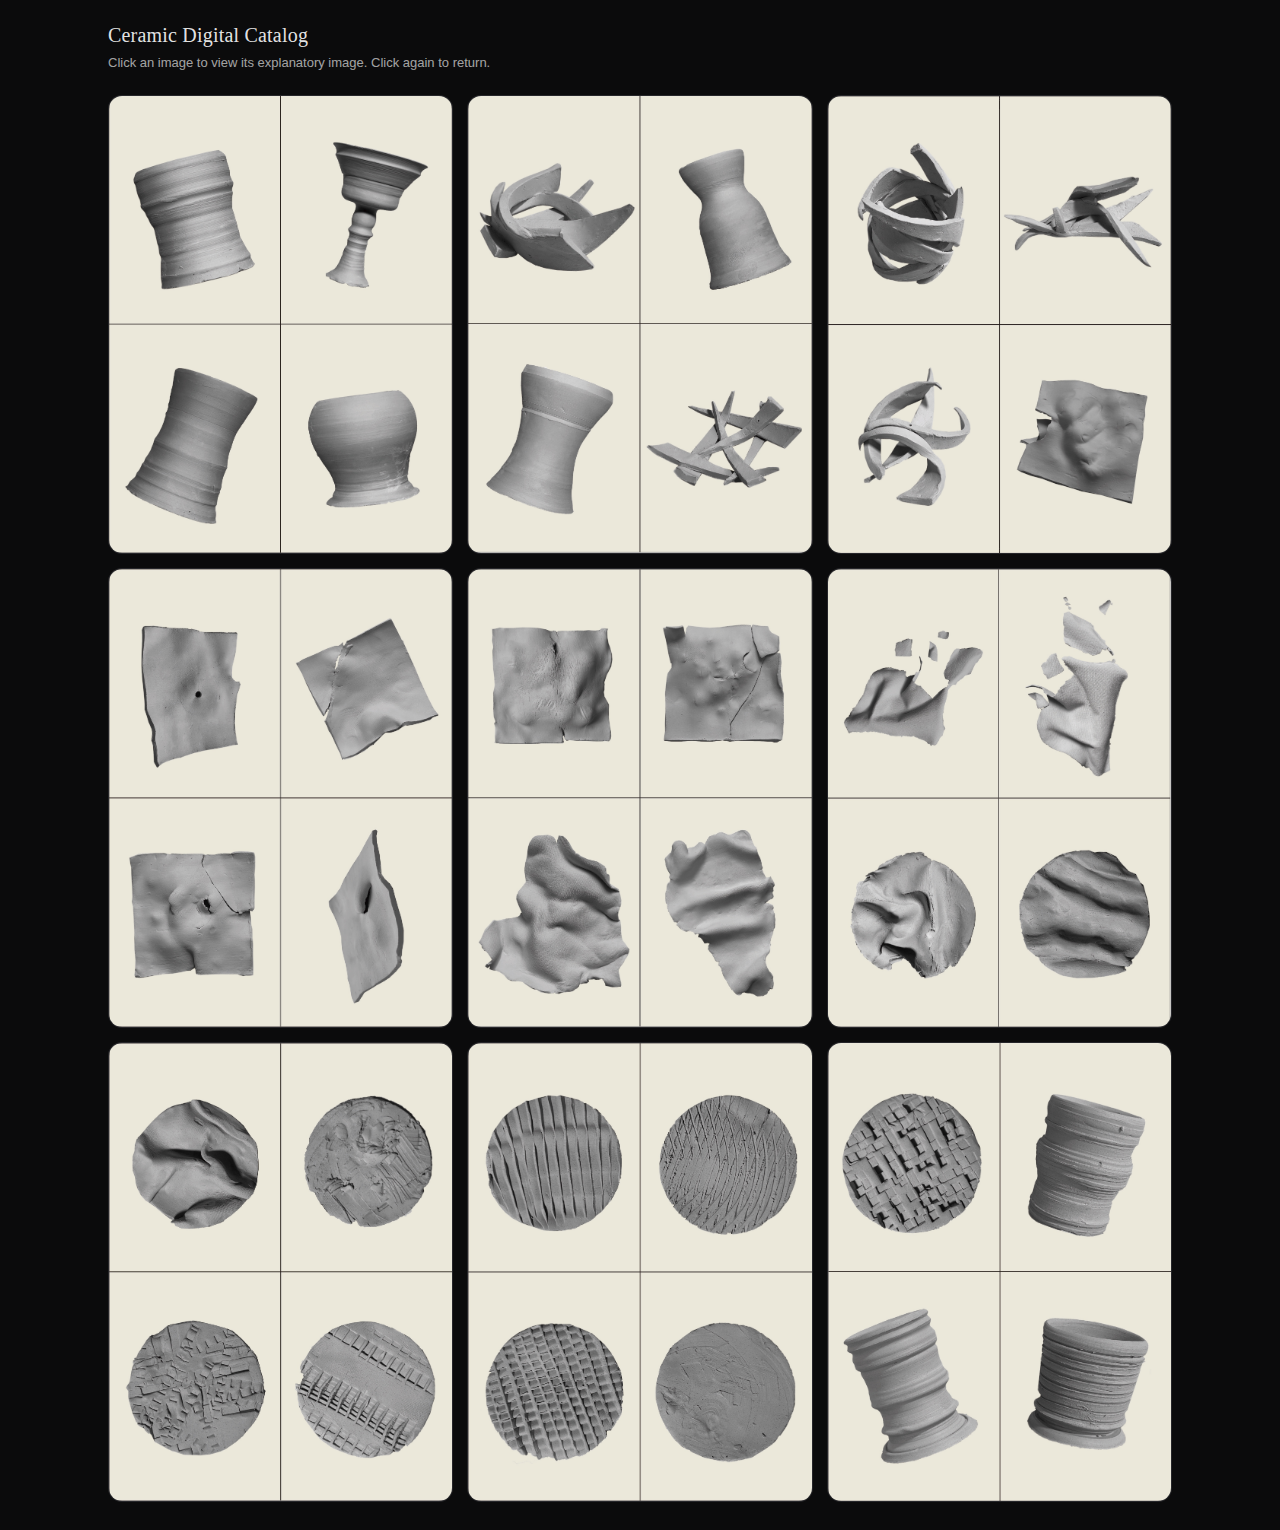
<file: catalog/catalog.html>
<!doctype html>
<html lang="en">
<head>
  <meta charset="utf-8" />
  <meta name="viewport" content="width=device-width,initial-scale=1" />
  <title>Ceramic Digital Catalog</title>

  <style>
    :root{
      --gap: 14px;
      --radius: 14px;
      --bg: #0b0b0c;
      --card: #141418;
      --text: rgba(255,255,255,.9);
    }

    *{ box-sizing: border-box; }

    body{
      margin: 0;
      background: var(--bg);
      color: var(--text);
      font-family: Arial, Helvetica, sans-serif;
    }

    header{
      max-width: 1100px;
      margin: 0 auto;
      padding: 24px 18px 10px;
    }

    h1{
      margin: 0 0 6px;
      font-size: 20px;
      font-weight: 400;
      letter-spacing: 0.2px;
      font-family: "Nimbus Roman D",
                   "Nimbus Roman",
                   "Times New Roman",
                   Times,
                   serif;
    }

    header p{
      margin: 0;
      font-size: 13px;
      line-height: 1.5;
      opacity: 0.7;
    }

    .grid{
      max-width: 1100px;
      margin: 0 auto;
      padding: 12px 18px 28px;
      display: grid;
      gap: var(--gap);
      grid-template-columns: repeat(3, minmax(0, 1fr));
    }

    @media (max-width: 820px){
      .grid{ grid-template-columns: repeat(2, 1fr); }
    }

    @media (max-width: 520px){
      .grid{ grid-template-columns: 1fr; }
    }

    .tile{
      position: relative;
      border-radius: var(--radius);
      overflow: hidden;
      background: var(--card);
      border: 1px solid rgba(255,255,255,.08);
      cursor: pointer;
      transition: transform .12s ease, border-color .12s ease;
    }

    .tile:hover{
      transform: translateY(-1px);
      border-color: rgba(255,255,255,.16);
    }

    .frame{
      width: 100%;
      aspect-ratio: 3 / 4;
      position: relative;
    }

    img{
      width: 100%;
      height: 100%;
      object-fit: cover;
      display: block;
      user-select: none;
      -webkit-user-drag: none;
    }
  </style>
</head>

<body>

  <header>
    <h1>Ceramic Digital Catalog</h1>
    <p>Click an image to view its explanatory image. Click again to return.</p>
  </header>

  <main class="grid" id="grid"></main>

  <script>
    const items = [
      { main: "01.jpg", alt: "01_note.jpg" },
      { main: "02.jpg", alt: "02_note.jpg" },
      { main: "03.jpg", alt: "03_note.jpg" },
      { main: "04.jpg", alt: "04_note.jpg" },
      { main: "05.jpg", alt: "05_note.jpg" },
      { main: "06.jpg", alt: "06_note.jpg" },
      { main: "07.jpg", alt: "07_note.jpg" },
      { main: "08.jpg", alt: "08_note.jpg" },
      { main: "09.jpg", alt: "09_note.jpg" },
    ];

    const grid = document.getElementById("grid");

    function createTile({ main, alt }, index){
      const tile = document.createElement("div");
      tile.className = "tile";
      tile.dataset.main = main;
      tile.dataset.alt = alt;
      tile.dataset.state = "main";

      const frame = document.createElement("div");
      frame.className = "frame";

      const img = document.createElement("img");
      img.src = main;
      img.alt = `Ceramic piece ${index + 1}`;
      img.loading = "lazy";

      tile.addEventListener("click", () => {
        const showingMain = tile.dataset.state === "main";
        img.src = showingMain ? tile.dataset.alt : tile.dataset.main;
        tile.dataset.state = showingMain ? "alt" : "main";
      });

      frame.appendChild(img);
      tile.appendChild(frame);

      return tile;
    }

    items.forEach((item, i) => {
      grid.appendChild(createTile(item, i));
    });
  </script>

</body>
</html>
</file>
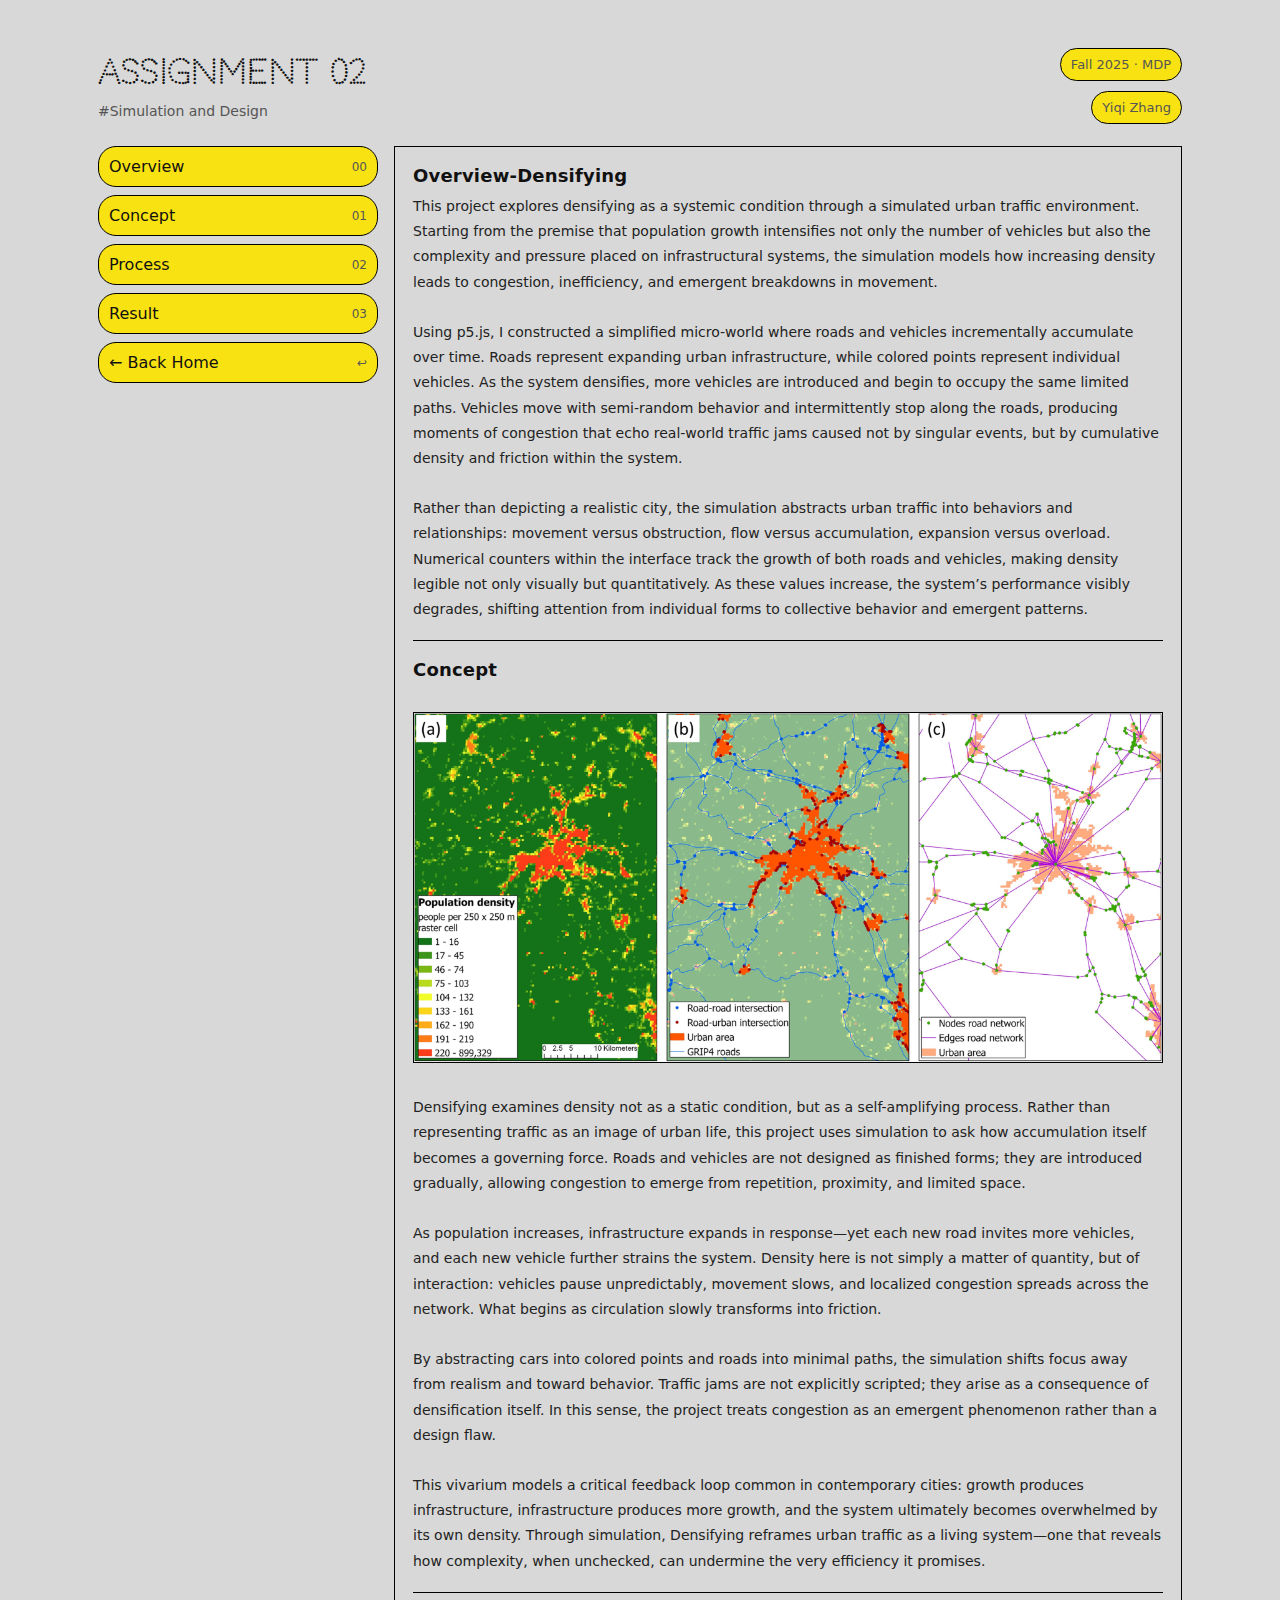
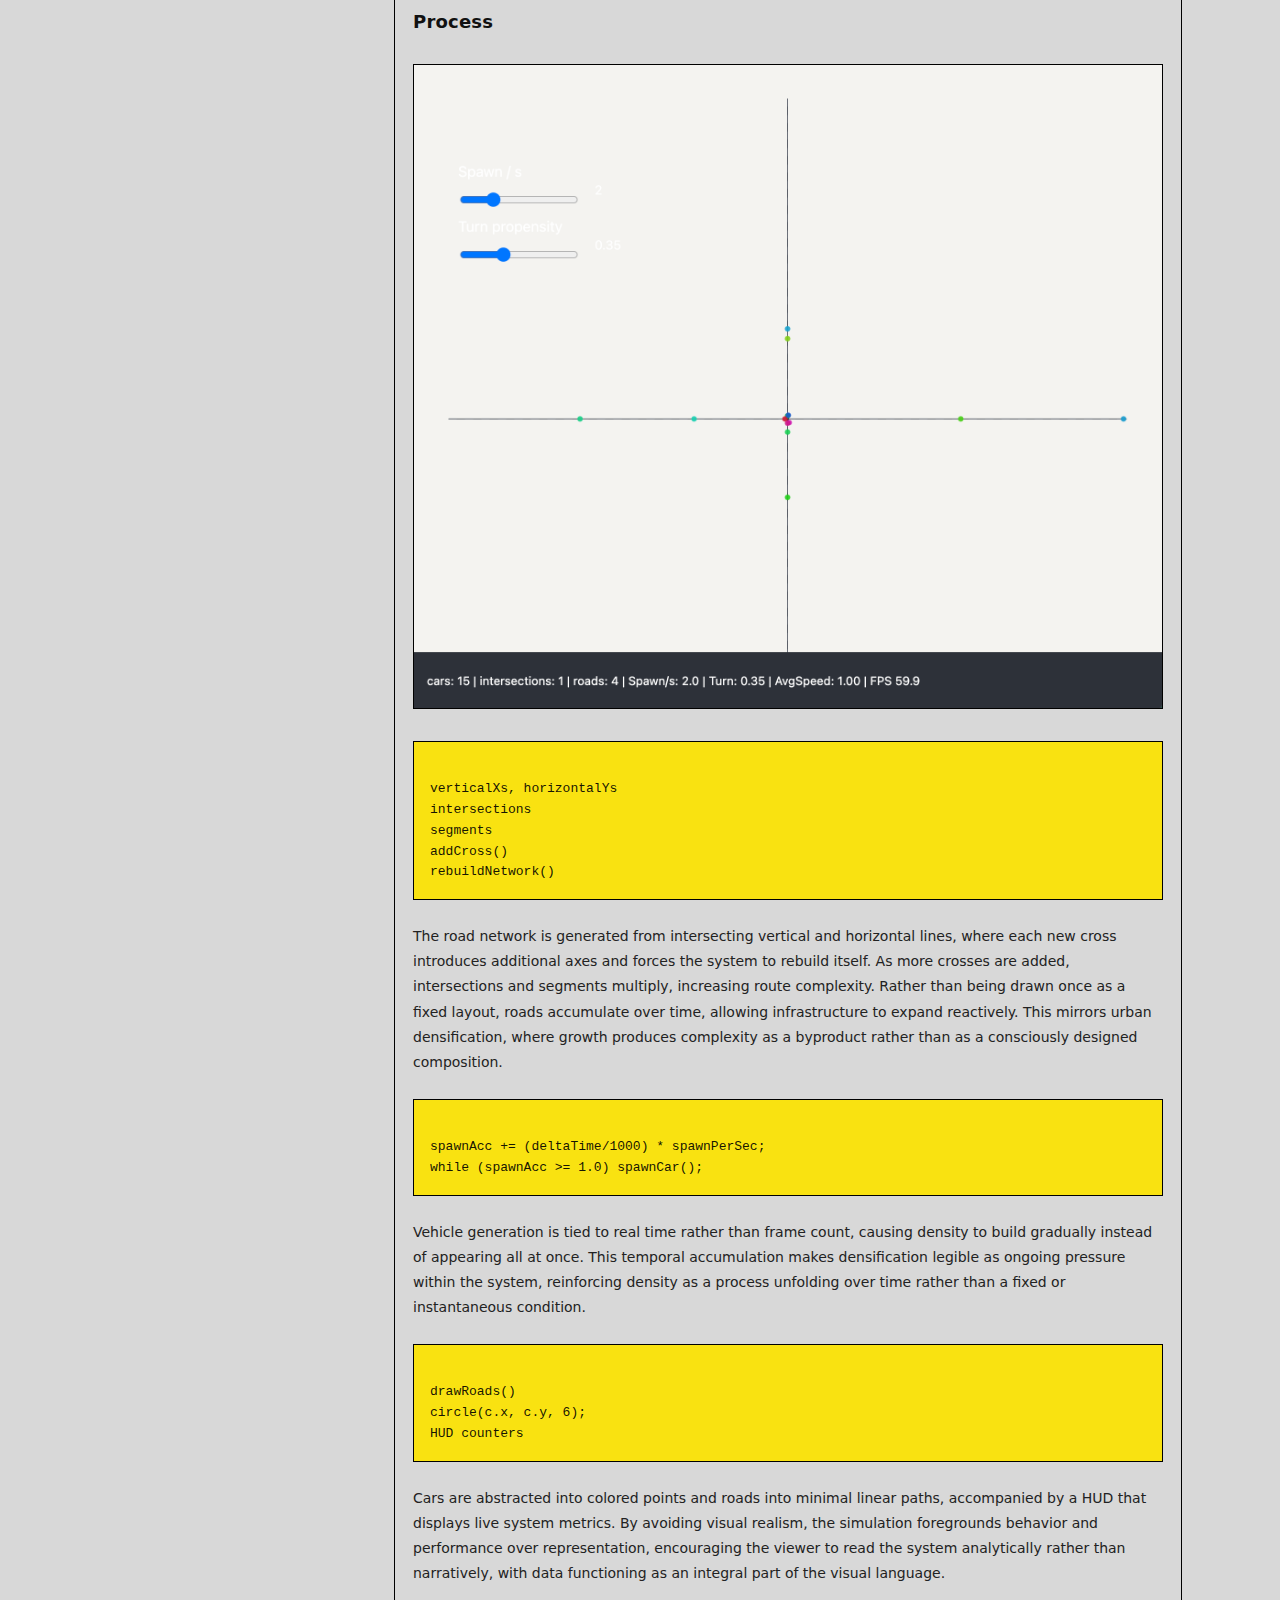
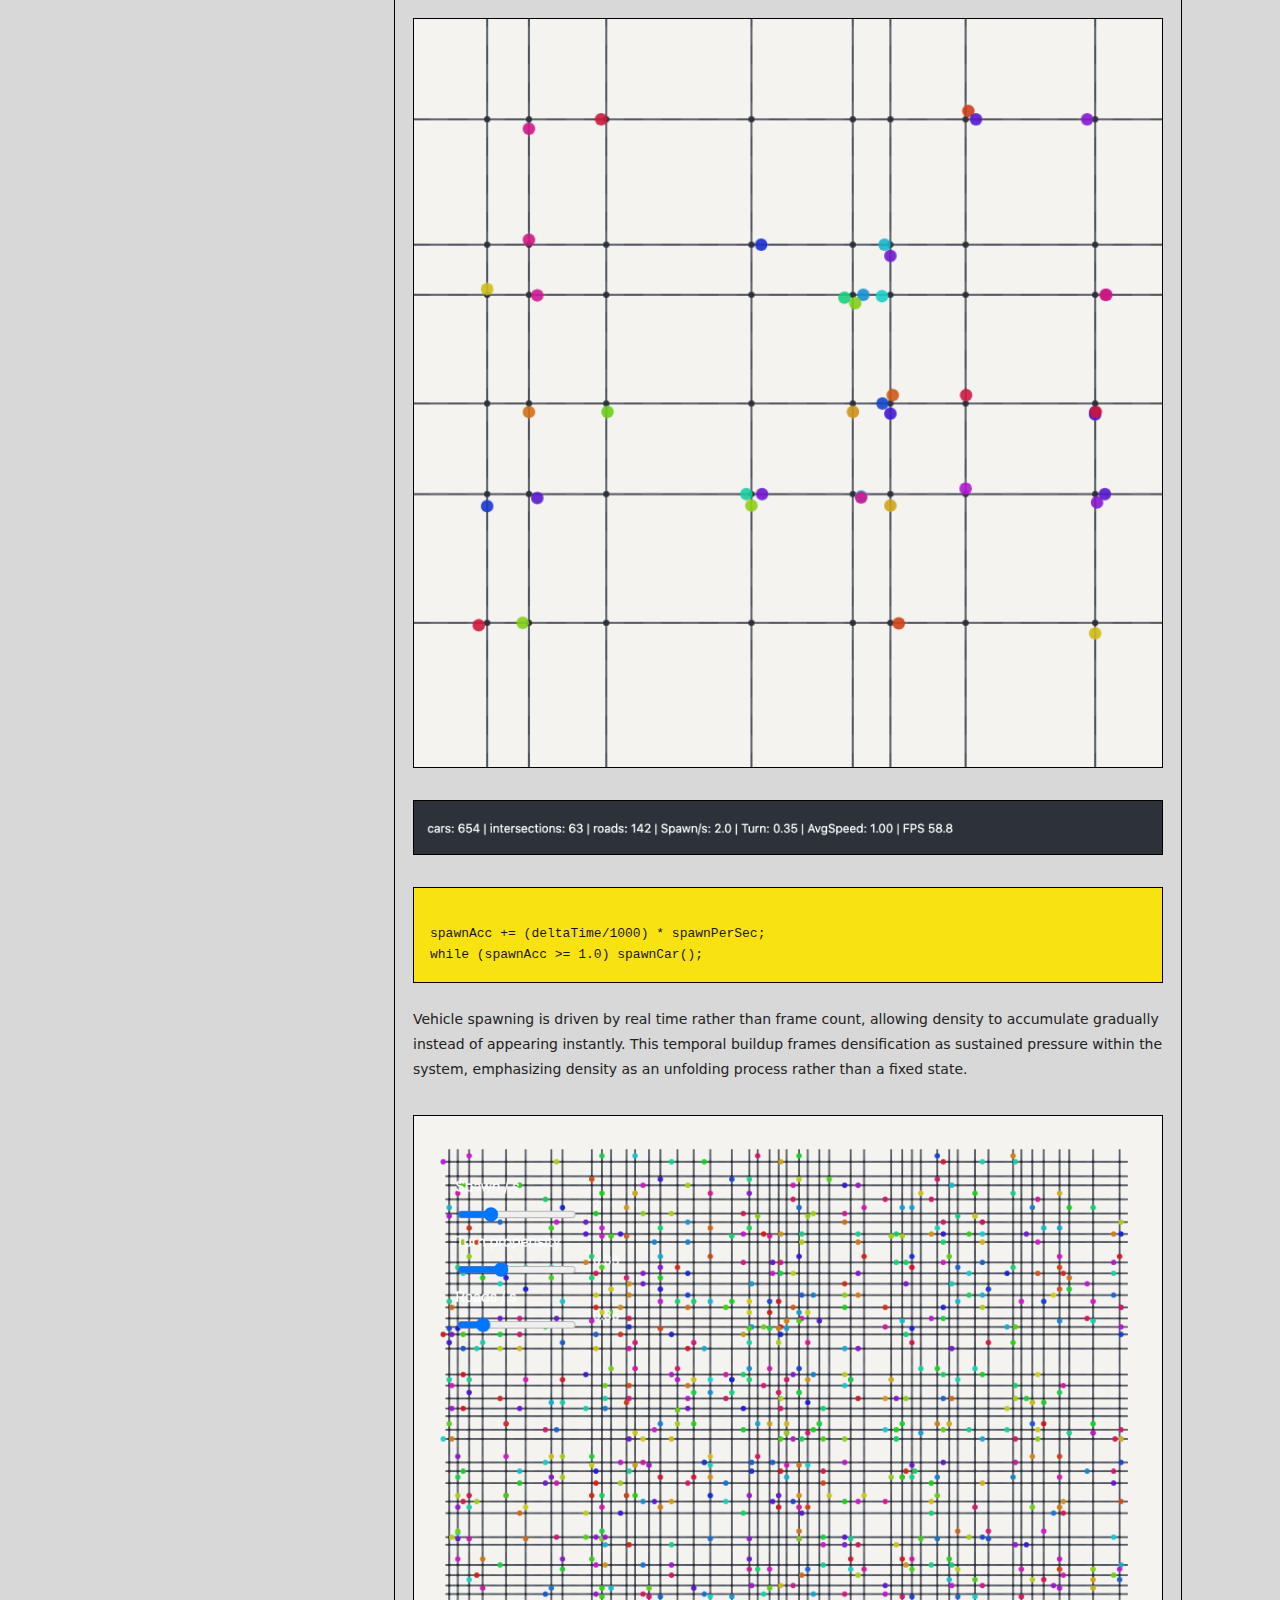
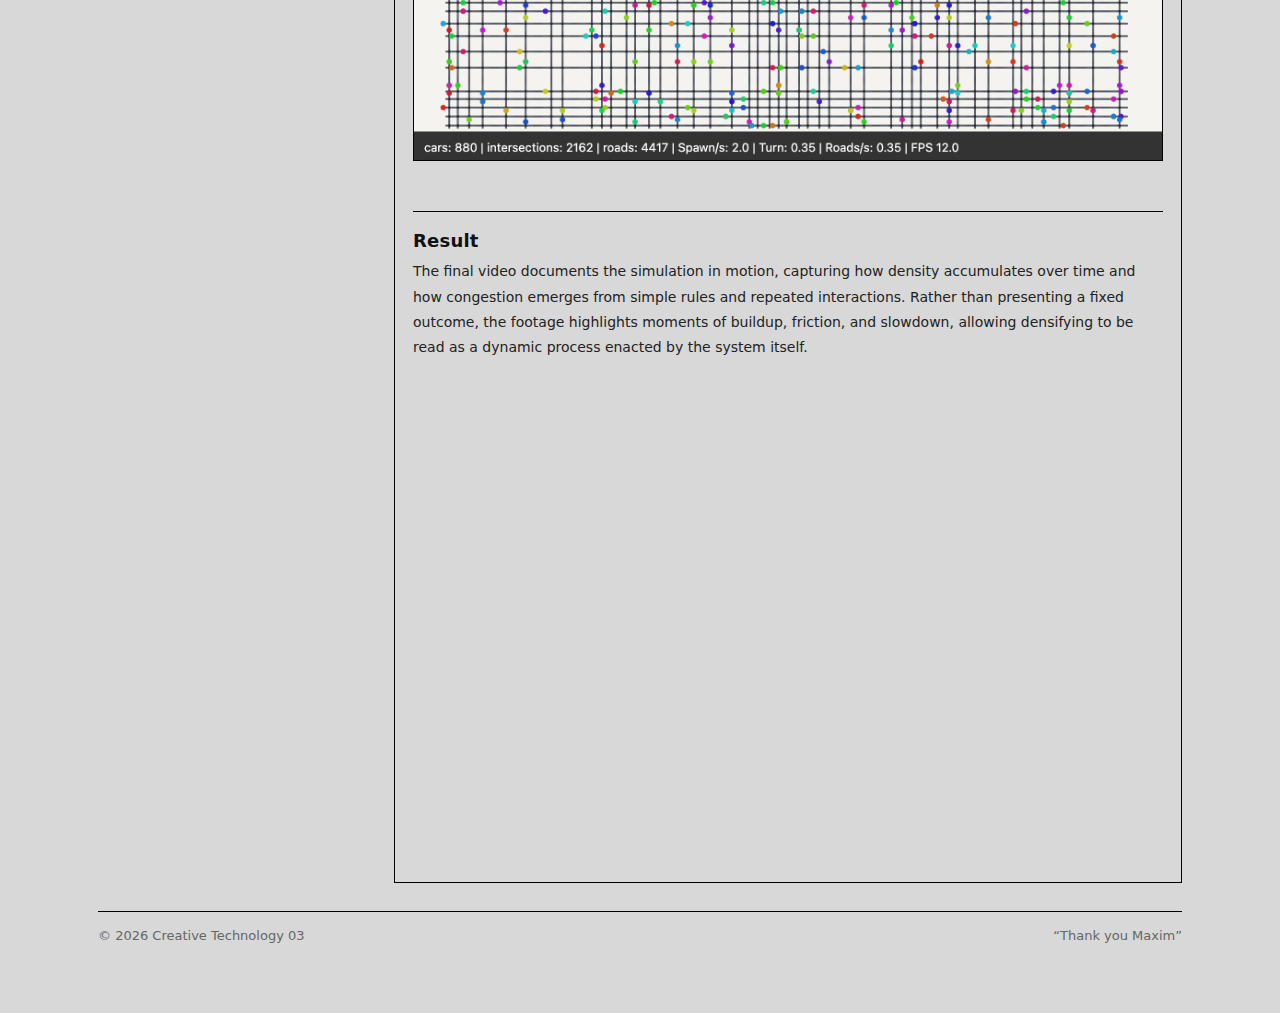
<file: documentation/assignment02.html>
<!doctype html>
<html lang="zh-CN">

<head>
    <meta charset="utf-8" />
    <link href="https://fonts.googleapis.com/css2?family=Codystar:wght@300;400&display=swap" rel="stylesheet">
    <meta name="viewport" content="width=device-width,initial-scale=1" />
    <title>Assignment 02 · Creative Technology 03</title>
    <link rel="stylesheet" href="css/style.css" />
</head>

<body>
    <div class="wrap">
        <header>
            <div class="title">
                <h1>ASSIGNMENT 02</h1>
                <p class="subtitle">#Simulation and Design</p>
            </div>

            <div class="meta">
                <div class="pill">Fall 2025 · MDP</div>
                <div class="pill"><span id="studentName">Yiqi Zhang</span></div>
            </div>
        </header>

        <div class="docLayout">
            <!-- Left: TOC -->
            <aside class="sidebar" aria-label="Table of contents">
                <ul class="toc">
                    <li><a href="#overview"><span>Overview</span><small>00</small></a></li>
                    <li><a href="#concept"><span>Concept</span><small>01</small></a></li>
                    <li><a href="#process"><span>Process</span><small>02</small></a></li>
                    <li><a href="#result"><span>Result</span><small>03</small></a></li>
                    <li><a href="homepage.html"><span>← Back Home</span><small>↩</small></a></li>
                </ul>
            </aside>

            <!-- Right: Documentation -->
            <main class="main" aria-label="Documentation content">

                <!-- Overview -->
                <section class="section" id="overview">
                    <h2 class="h2">Overview-Densifying</h2>
                    <p class="p">
                        This project explores densifying as a systemic condition through a simulated urban traffic
                        environment. Starting from the premise that population growth intensifies not only the number of
                        vehicles but also the complexity and pressure placed on infrastructural systems, the simulation
                        models how increasing density leads to congestion, inefficiency, and emergent breakdowns in
                        movement.
                        <br><br>
                        Using p5.js, I constructed a simplified micro-world where roads and vehicles incrementally
                        accumulate over time. Roads represent expanding urban infrastructure, while colored points
                        represent individual vehicles. As the system densifies, more vehicles are introduced and begin
                        to occupy the same limited paths. Vehicles move with semi-random behavior and intermittently
                        stop along the roads, producing moments of congestion that echo real-world traffic jams caused
                        not by singular events, but by cumulative density and friction within the system.
                        <br><br>
                        Rather than depicting a realistic city, the simulation abstracts urban traffic into behaviors
                        and relationships: movement versus obstruction, flow versus accumulation, expansion versus
                        overload. Numerical counters within the interface track the growth of both roads and vehicles,
                        making density legible not only visually but quantitatively. As these values increase, the
                        system’s performance visibly degrades, shifting attention from individual forms to
                        collective behavior and emergent patterns.
                    </p>

                </section>

                <!-- Concept -->
                <section class="section" id="concept">
                    <h2 class="h2">Concept</h2>
                    <figure class="figure">
                        <img src="02/data.png" alt="System diagram">
                    </figure>

                    <p class="p">
                        Densifying examines density not as a static condition, but as a self-amplifying process. Rather
                        than representing traffic as an image of urban life, this project uses simulation to ask how
                        accumulation itself becomes a governing force. Roads and vehicles are not designed as finished
                        forms; they are introduced gradually, allowing congestion to emerge from repetition, proximity,
                        and limited space.
                        <br><br>
                        As population increases, infrastructure expands in response—yet each new road invites more
                        vehicles, and each new vehicle further strains the system. Density here is not simply a matter
                        of quantity, but of interaction: vehicles pause unpredictably, movement slows, and localized
                        congestion spreads across the network. What begins as circulation slowly transforms into
                        friction.
                        <br><br>
                        By abstracting cars into colored points and roads into minimal paths, the simulation shifts
                        focus away from realism and toward behavior. Traffic jams are not explicitly scripted; they
                        arise as a consequence of densification itself. In this sense, the project treats congestion as
                        an emergent phenomenon rather than a design flaw.
                        <br><br>
                        This vivarium models a critical feedback loop common in contemporary cities: growth produces
                        infrastructure, infrastructure produces more growth, and the system ultimately becomes
                        overwhelmed by its own density. Through simulation, Densifying reframes urban traffic as a
                        living system—one that reveals how complexity, when unchecked, can undermine the very efficiency
                        it promises.
                    </p>
                </section>

                <!-- Process -->
                <section class="section" id="process">
                    <h2 class="h2">Process</h2>

                    <figure class="figure">
                        <img src="02/1.png" alt="System diagram">
                    </figure>

                    <pre class="code-block"><code>
verticalXs, horizontalYs
intersections
segments
addCross()
rebuildNetwork()
</code></pre>

                    <p class="p">
                        The road network is generated from intersecting vertical and horizontal lines, where each new
                        cross introduces additional axes and forces the system to rebuild itself. As more crosses are
                        added, intersections and segments multiply, increasing route complexity. Rather than being drawn
                        once as a fixed layout, roads accumulate over time, allowing infrastructure to expand
                        reactively. This mirrors urban densification, where growth produces complexity as a byproduct
                        rather than as a consciously designed composition.
                    </p>

                    <pre class="code-block"><code>
spawnAcc += (deltaTime/1000) * spawnPerSec;
while (spawnAcc >= 1.0) spawnCar();
</code></pre>

                    <p class="p">

                        Vehicle generation is tied to real time rather than frame count, causing density to build
                        gradually instead of appearing all at once. This temporal accumulation makes densification
                        legible as ongoing pressure within the system, reinforcing density as a process unfolding over
                        time rather than a fixed or instantaneous condition.
                    </p>

                    <pre class="code-block"><code>
drawRoads()
circle(c.x, c.y, 6);
HUD counters
</code></pre>

                    <p class="p">
                        Cars are abstracted into colored points and roads into minimal linear paths, accompanied by a
                        HUD that displays live system metrics. By avoiding visual realism, the simulation foregrounds
                        behavior and performance over representation, encouraging the viewer to read the system
                        analytically rather than narratively, with data functioning as an integral part of the visual
                        language.
                    </p>

                    <figure class="figure">
                        <img src="02/2.png" alt="System diagram">
                    </figure>

                    <figure class="figure">
                        <img src="02/3.png" alt="System diagram">
                    </figure>




                    <pre class="code-block"><code>
spawnAcc += (deltaTime/1000) * spawnPerSec;
while (spawnAcc >= 1.0) spawnCar();
</code></pre>

                    <p class="p">
                        Vehicle spawning is driven by real time rather than frame count, allowing density to accumulate
                        gradually instead of appearing instantly. This temporal buildup frames densification as
                        sustained pressure within the system, emphasizing density as an unfolding process rather than a
                        fixed state.
                    </p>

                    <figure class="figure">
                        <img src="02/4.png" alt="System diagram">
                    </figure>

                </section>

                <!-- Result -->
                <section class="section" id="result">
                    <h2 class="h2">Result</h2>
                    <p class="p">
                        The final video documents the simulation in motion, capturing how density accumulates over time
                        and how congestion emerges from simple rules and repeated interactions. Rather than presenting a
                        fixed outcome, the footage highlights moments of buildup, friction, and slowdown, allowing
                        densifying to be read as a dynamic process enacted by the system itself.
                    </p>

                    <figure class="figure">
                        <iframe src="https://www.youtube.com/embed/hhB3jmcmGp8" title="Simulation and Design"
                            allowfullscreen>
                        </iframe>


            </main>
        </div>

        <footer class="footer">
            <div>© <span id="year"></span> Creative Technology 03</div>
            <div>“Thank you Maxim”</div>
        </footer>
    </div>

    <script>
        document.getElementById('studentName').textContent = 'Yiqi Zhang';
        document.getElementById('year').textContent = new Date().getFullYear();

        // 可选：给目录点击增加平滑滚动（浏览器支持时生效）
        document.documentElement.style.scrollBehavior = 'smooth';
    </script>
</body>

</html>
</file>
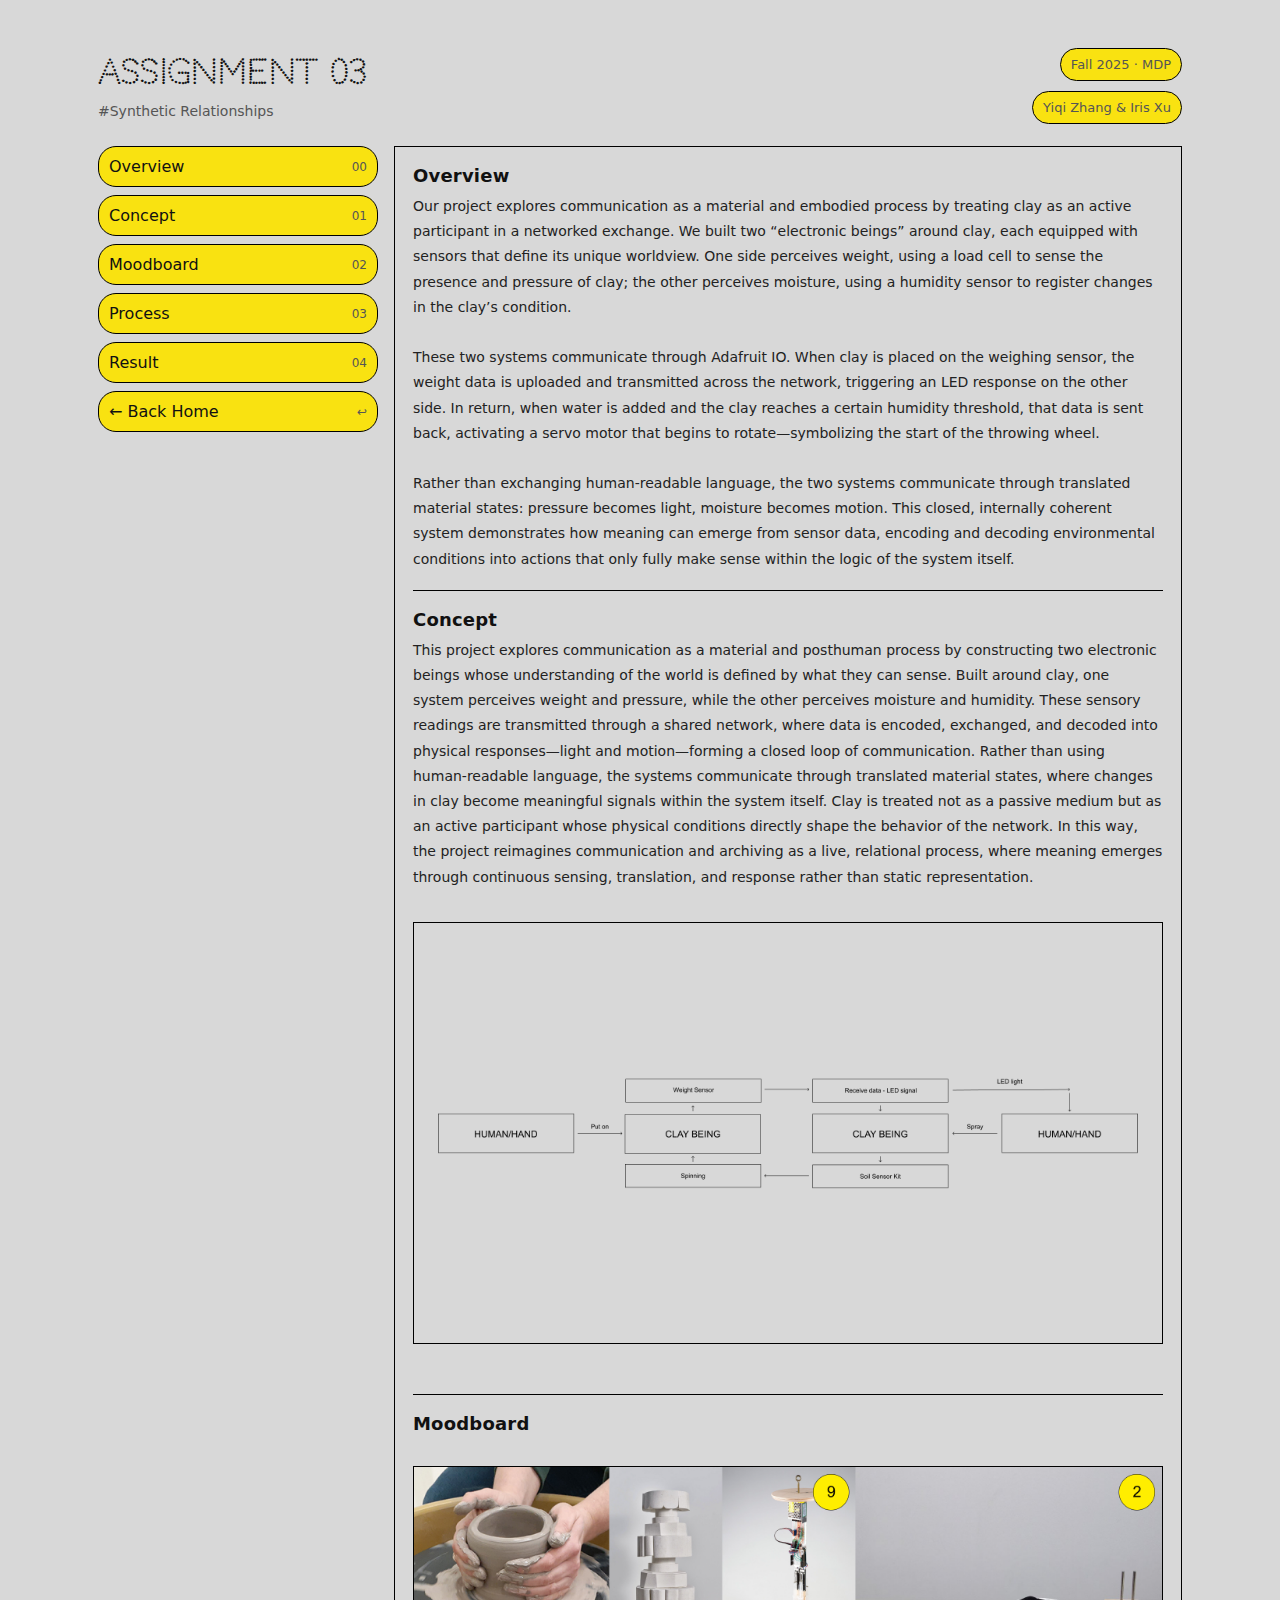
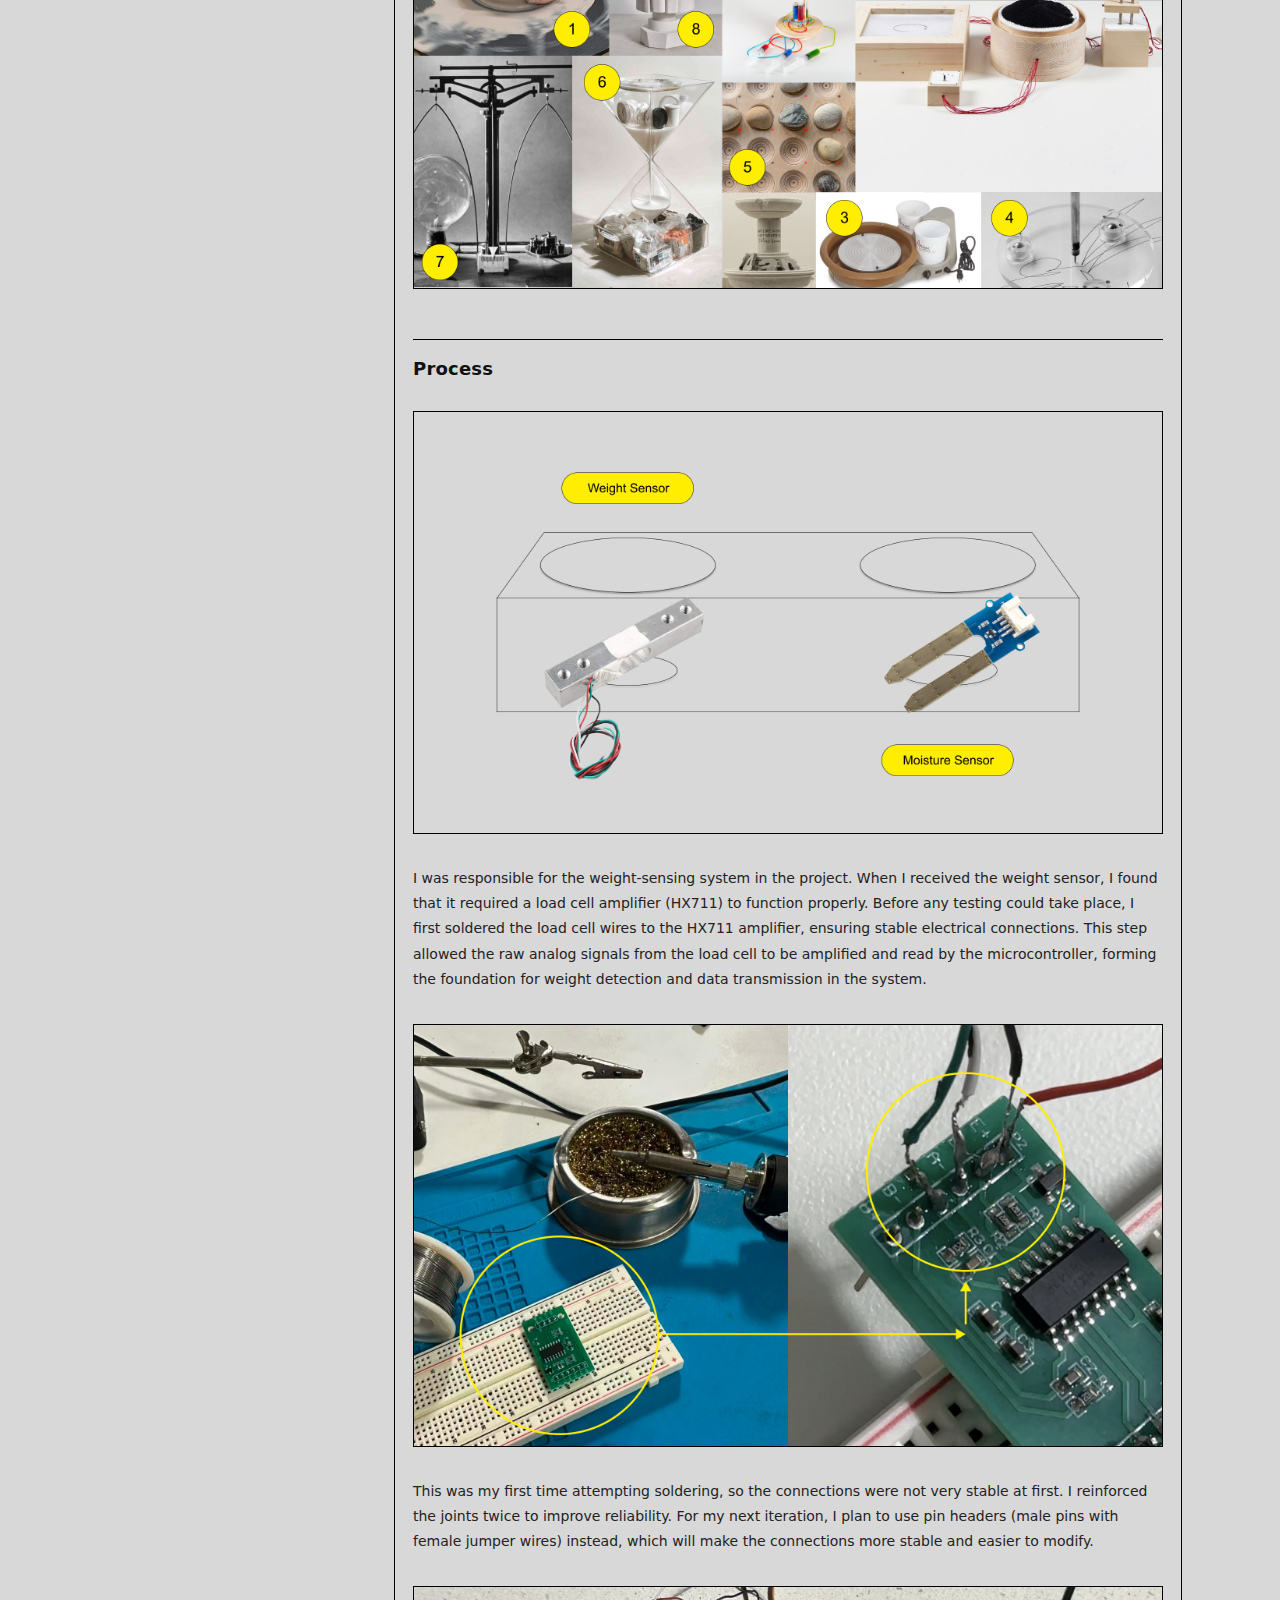
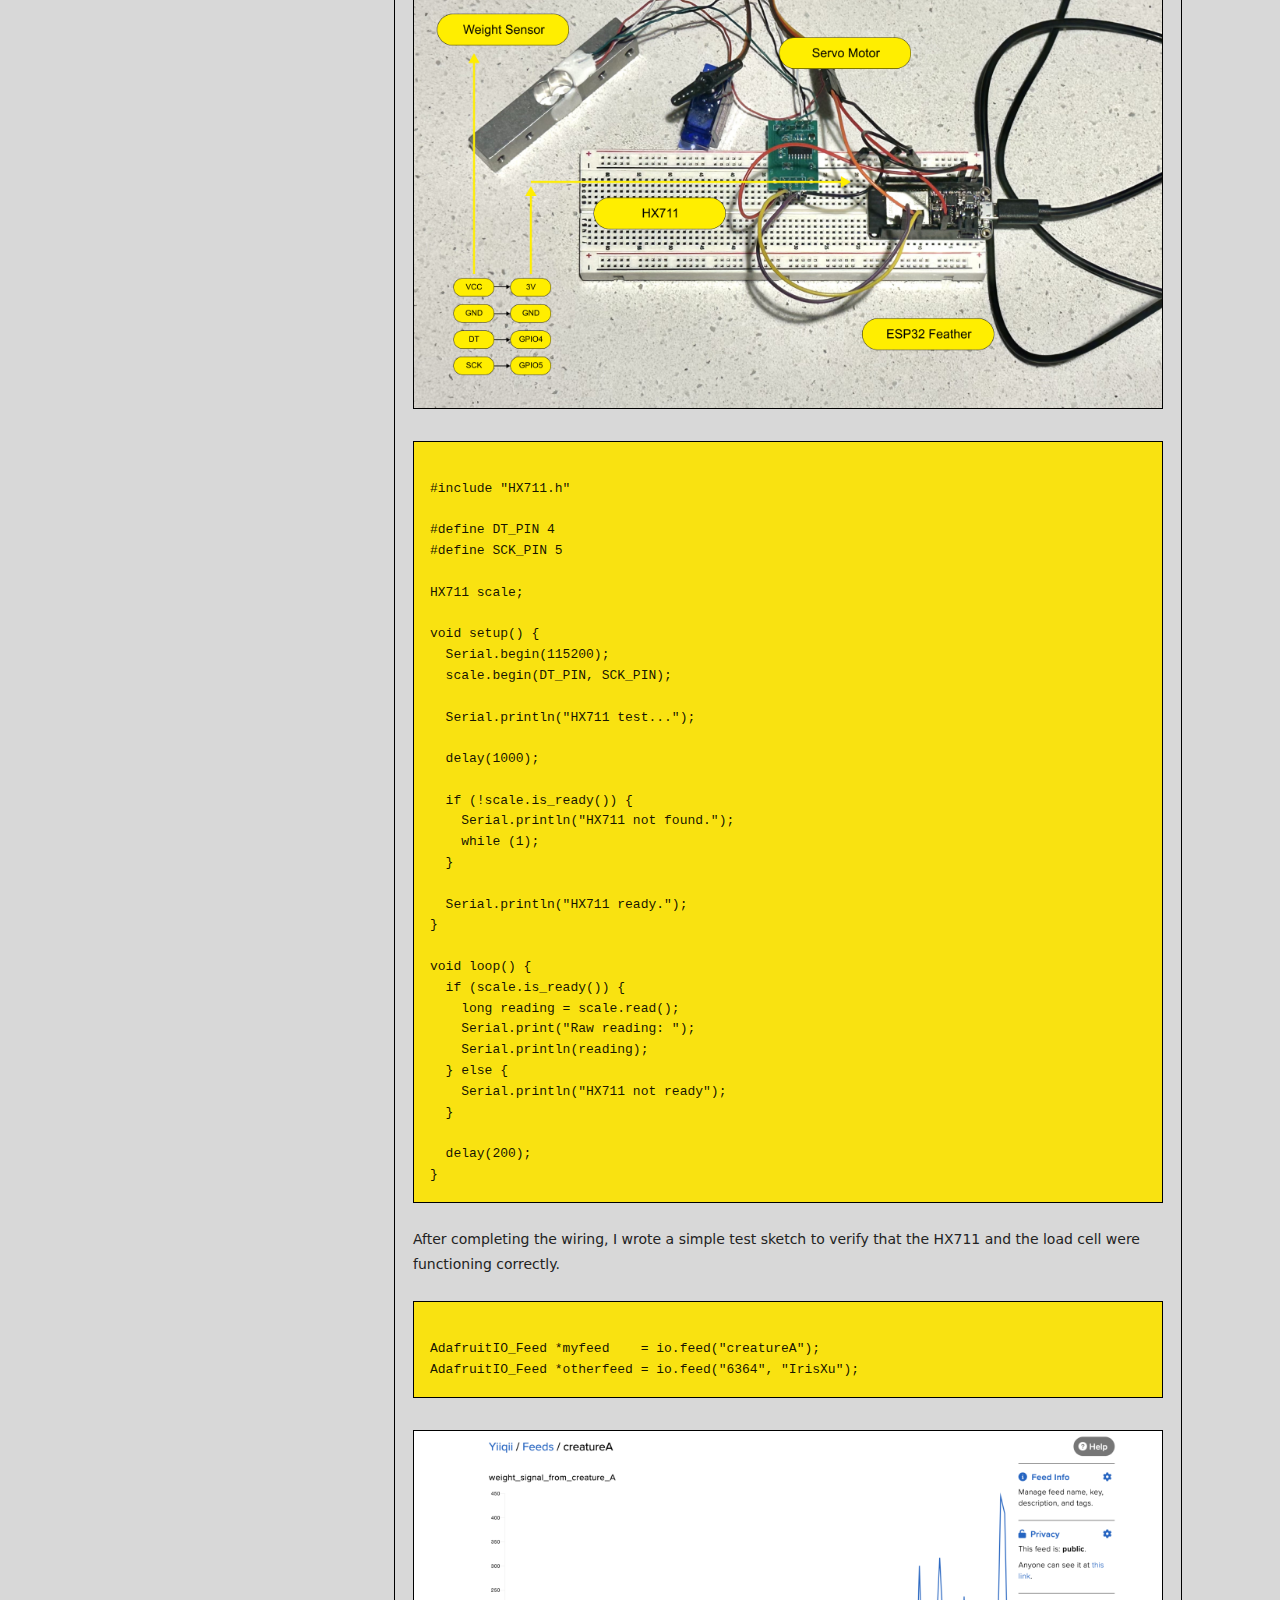
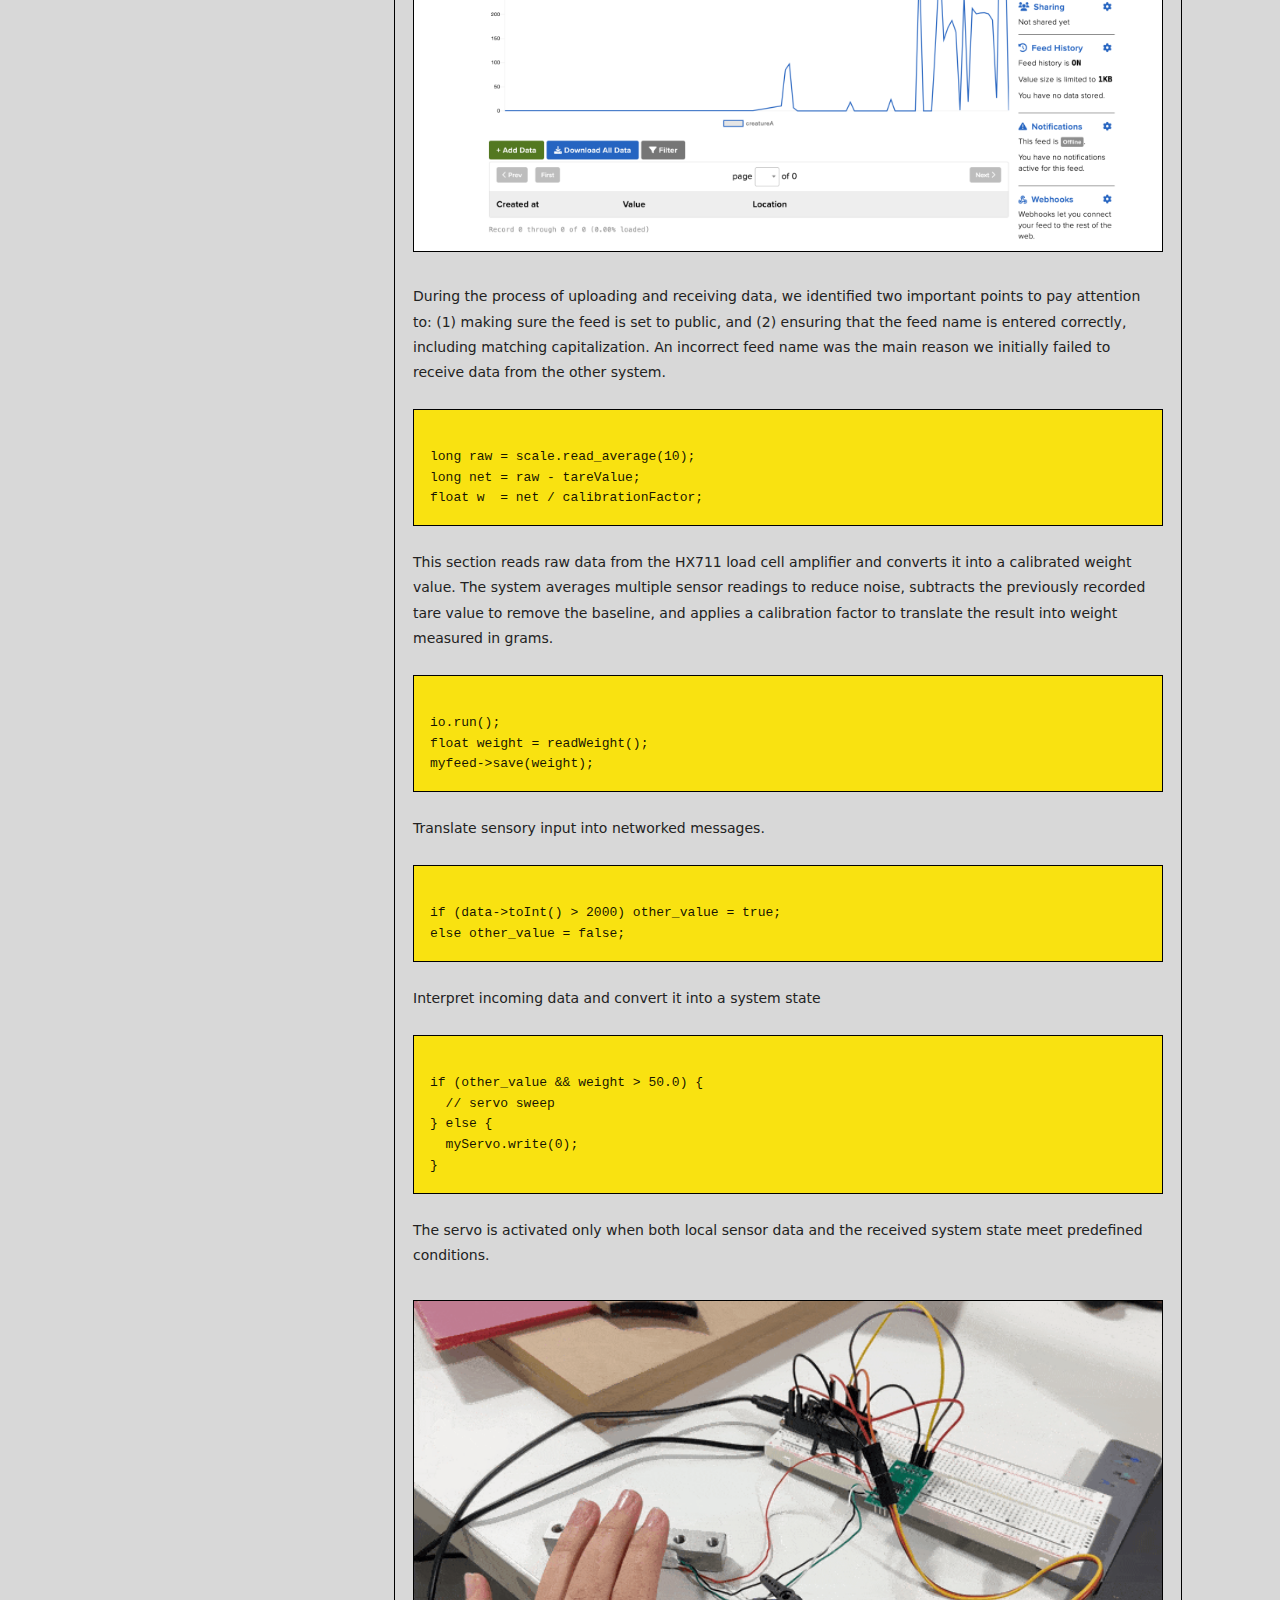
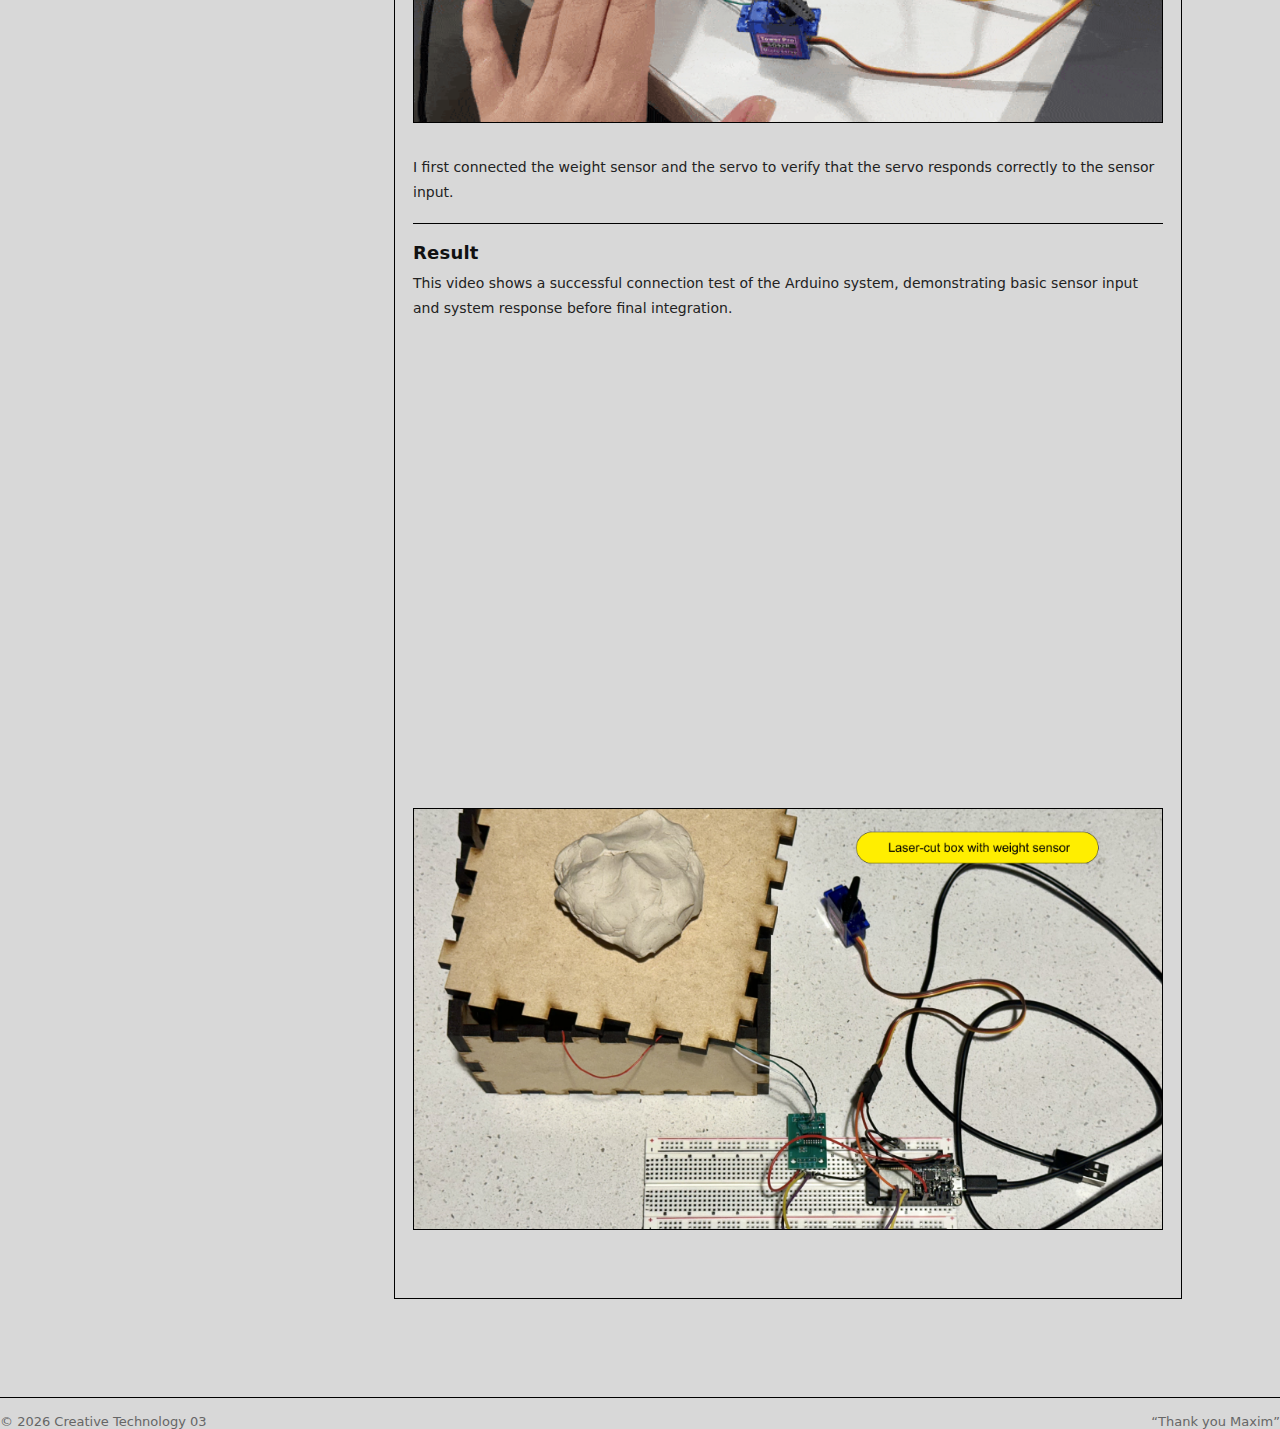
<file: documentation/assignment03.html>
<!doctype html>
<html lang="zh-CN">

<head>
    <meta charset="utf-8" />
    <link href="https://fonts.googleapis.com/css2?family=Codystar:wght@300;400&display=swap" rel="stylesheet">
    <meta name="viewport" content="width=device-width,initial-scale=1" />
    <title>Assignment 03 · Creative Technology 03</title>
    <link rel="stylesheet" href="css/style.css" />
</head>

<body>
    <div class="wrap">
        <header>
            <div class="title">
                <h1>ASSIGNMENT 03</h1>
                <p class="subtitle">#Synthetic Relationships</p>
            </div>

            <div class="meta">
                <div class="pill">Fall 2025 · MDP</div>
                <div class="pill"><span id="studentName">Yiqi Zhang</span></div>
            </div>
        </header>

        <div class="docLayout">
            <!-- Left: TOC -->
            <aside class="sidebar" aria-label="Table of contents">
                <ul class="toc">
                    <li><a href="#overview"><span>Overview</span><small>00</small></a></li>
                    <li><a href="#concept"><span>Concept</span><small>01</small></a></li>
                    <li><a href="#moodboard"><span>Moodboard</span><small>02</small></a></li>
                    <li><a href="#process"><span>Process</span><small>03</small></a></li>
                    <li><a href="#result"><span>Result</span><small>04</small></a></li>
                    <li><a href="homepage.html"><span>← Back Home</span><small>↩</small></a></li>
                </ul>
            </aside>

            <!-- Right: Documentation -->
            <main class="main" aria-label="Documentation content">

                <!-- Overview -->
                <section class="section" id="overview">
                    <h2 class="h2">Overview</h2>
                    <p class="p">
                        Our project explores communication as a material and embodied process by treating clay as an
                        active participant in a networked exchange. We built two “electronic beings” around clay, each
                        equipped with sensors that define its unique worldview. One side perceives weight, using a load
                        cell to sense the presence and pressure of clay; the other perceives moisture, using a humidity
                        sensor to register changes in the clay’s condition.
                        <br><br>
                        These two systems communicate through Adafruit IO. When clay is placed on the weighing sensor,
                        the weight data is uploaded and transmitted across the network, triggering an LED response on
                        the other side. In return, when water is added and the clay reaches a certain humidity
                        threshold, that data is sent back, activating a servo motor that begins to rotate—symbolizing
                        the start of the throwing wheel.
                        <br><br>
                        Rather than exchanging human-readable language, the two systems communicate through translated
                        material states: pressure becomes light, moisture becomes motion. This closed, internally
                        coherent system demonstrates how meaning can emerge from sensor data, encoding and decoding
                        environmental conditions into actions that only fully make sense within the logic of the system
                        itself.
                    </p>

                </section>

                <!-- Concept -->
                <section class="section" id="concept">
                    <h2 class="h2">Concept</h2>
                    <p class="p">
                        This project explores communication as a material and posthuman process by constructing two
                        electronic beings whose understanding of the world is defined by what they can sense. Built
                        around clay, one system perceives weight and pressure, while the other perceives moisture and
                        humidity. These sensory readings are transmitted through a shared network, where data is
                        encoded, exchanged, and decoded into physical responses—light and motion—forming a closed loop
                        of communication. Rather than using human-readable language, the systems communicate through
                        translated material states, where changes in clay become meaningful signals within the system
                        itself. Clay is treated not as a passive medium but as an active participant whose physical
                        conditions directly shape the behavior of the network. In this way, the project reimagines
                        communication and archiving as a live, relational process, where meaning emerges through
                        continuous sensing, translation, and response rather than static representation.
                    </p>
                    <figure class="figure">
                        <img src="03/concept.png" alt="System diagram">
                    </figure>

                </section>

                <!-- Moodboard -->
                <section class="section" id="moodboard">
                    <h2 class="h2">Moodboard</h2>
                    <figure class="figure">
                        <img src="03/moodboard.png" alt="System diagram">
                    </figure>

                </section>


                <!-- Process -->
                <section class="section" id="process">
                    <h2 class="h2">Process</h2>
                    <figure class="figure">
                        <img src="03/sketch.png" alt="System diagram">
                    </figure>

                    <p class="p">
                        I was responsible for the weight-sensing system in the project. When I received the weight
                        sensor, I found that it required a load cell amplifier (HX711) to function properly. Before any
                        testing could take place, I first soldered the load cell wires to the HX711 amplifier, ensuring
                        stable electrical connections. This step allowed the raw analog signals from the load cell to be
                        amplified and read by the microcontroller, forming the foundation for weight detection and data
                        transmission in the system.
                    </p>

                    <figure class="figure">
                        <img src="03/hx711.png" alt="System diagram">
                    </figure>

                    <p class="p">
                        This was my first time attempting soldering, so the connections were not very stable at first. I
                        reinforced the joints twice to improve reliability. For my next iteration, I plan to use pin
                        headers (male pins with female jumper wires) instead, which will make the connections more
                        stable and easier to modify.
                    </p>

                    <figure class="figure">
                        <img src="03/arduino.png" alt="System diagram">
                    </figure>

                    <pre class="code-block"><code>
#include "HX711.h"

#define DT_PIN 4
#define SCK_PIN 5

HX711 scale;

void setup() {
  Serial.begin(115200);
  scale.begin(DT_PIN, SCK_PIN);

  Serial.println("HX711 test...");

  delay(1000);

  if (!scale.is_ready()) {
    Serial.println("HX711 not found.");
    while (1);
  }

  Serial.println("HX711 ready.");
}

void loop() {
  if (scale.is_ready()) {
    long reading = scale.read();
    Serial.print("Raw reading: ");
    Serial.println(reading);
  } else {
    Serial.println("HX711 not ready");
  }

  delay(200);
}
</code></pre>

                    <p class="p">
                        After completing the wiring, I wrote a simple test sketch to verify that the HX711 and the load
                        cell were functioning correctly.
                    </p>

                    <pre class="code-block"><code>
AdafruitIO_Feed *myfeed    = io.feed("creatureA");                        
AdafruitIO_Feed *otherfeed = io.feed("6364", "IrisXu");
</code></pre>

                    <figure class="figure">
                        <img src="03/adafruitio.png" alt="System diagram">
                    </figure>

                    <p class="p">
                        During the process of uploading and receiving data, we identified two important points to pay
                        attention to: (1) making sure the feed is set to public, and (2) ensuring that the feed name is
                        entered correctly, including matching capitalization. An incorrect feed name was the main reason
                        we initially failed to receive data from the other system.
                    </p>


                    <pre class="code-block"><code>
long raw = scale.read_average(10);    
long net = raw - tareValue;
float w  = net / calibrationFactor;   
</code></pre>

                    <p class="p">
                        This section reads raw data from the HX711 load cell amplifier and converts it into a calibrated
                        weight value. The system averages multiple sensor readings to reduce noise, subtracts the
                        previously recorded tare value to remove the baseline, and applies a calibration factor to
                        translate the result into weight measured in grams.
                    </p>

                    <pre class="code-block"><code>
io.run();
float weight = readWeight();
myfeed->save(weight);
</code></pre>

                    <p class="p">
                        Translate sensory input into networked messages.
                    </p>


                    <pre class="code-block"><code>
if (data->toInt() > 2000) other_value = true;
else other_value = false;
</code></pre>

                    <p class="p">
                        Interpret incoming data and convert it into a system state
                    </p>

                    <pre class="code-block"><code>
if (other_value && weight > 50.0) {
  // servo sweep
} else {
  myServo.write(0);
}
</code></pre>

                    <p class="p">
                        The servo is activated only when both local sensor data and the received system state meet
                        predefined conditions.
                    </p>

                    <figure class="figure">
                        <img src="03/test.gif" alt="System demo animation" class="doc-gif">
                    </figure>

                    <p class="p">
                        I first connected the weight sensor and the servo to verify that the servo responds correctly to
                        the sensor input.
                    </p>



                </section>

                <!-- Result -->
                <section class="section" id="result">
                    <h2 class="h2">Result</h2>
                    <p class="p">
                        This video shows a successful connection test of the Arduino system, demonstrating basic sensor
                        input and system response before final integration.
                    </p>

                    <figure class="figure">
                        <iframe src="https://www.youtube.com/embed/0Vk419v3q3k"
                            title="Clay communication system documentation" allowfullscreen>
                        </iframe>

                        <figure class="figure">
                            <img src="03/lasercut.png" alt="System diagram">
                        </figure>





        </div>
        </section>


        </main>
    </div>

    <footer class="footer">
        <div>© <span id="year"></span> Creative Technology 03</div>
        <div>“Thank you Maxim”</div>
    </footer>
    </div>

    <script>
        document.getElementById('studentName').textContent = 'Yiqi Zhang & Iris Xu';
        document.getElementById('year').textContent = new Date().getFullYear();

        // 可选：给目录点击增加平滑滚动（浏览器支持时生效）
        document.documentElement.style.scrollBehavior = 'smooth';
    </script>
</body>

</html>
</file>
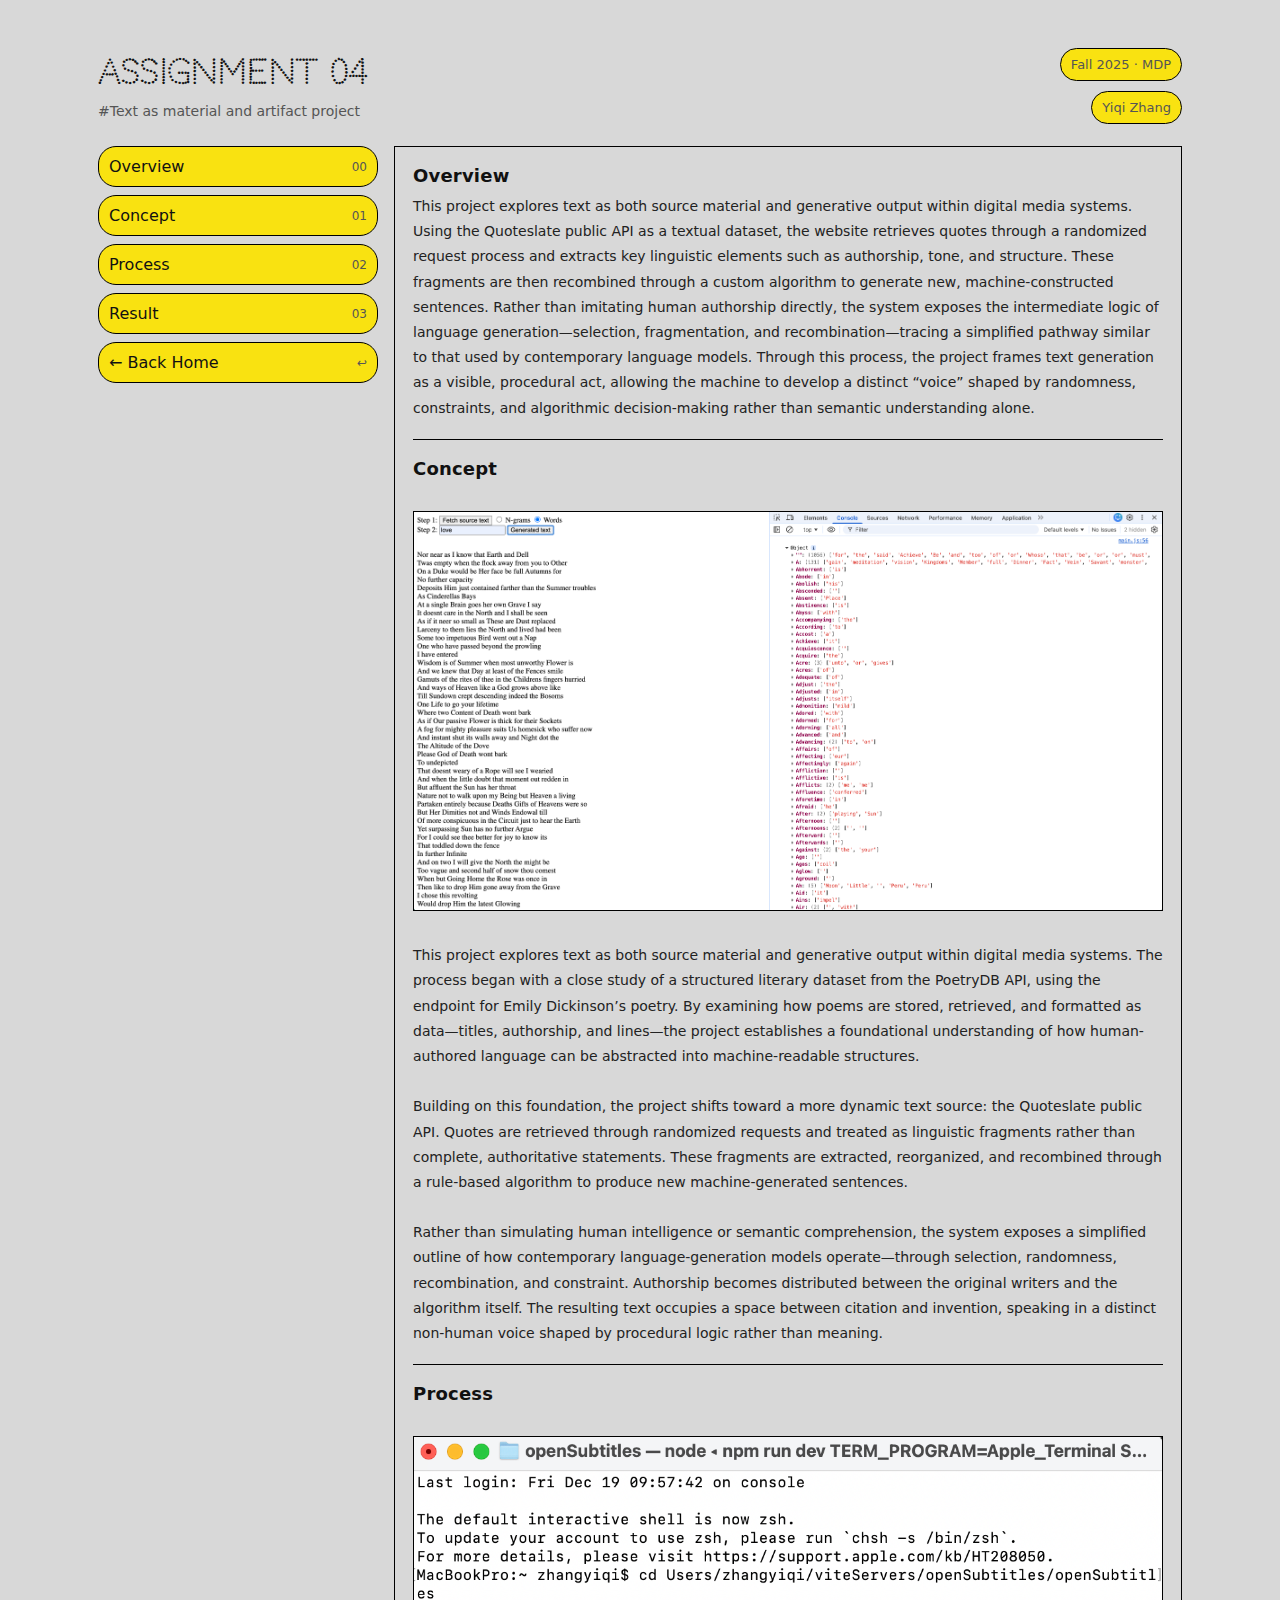
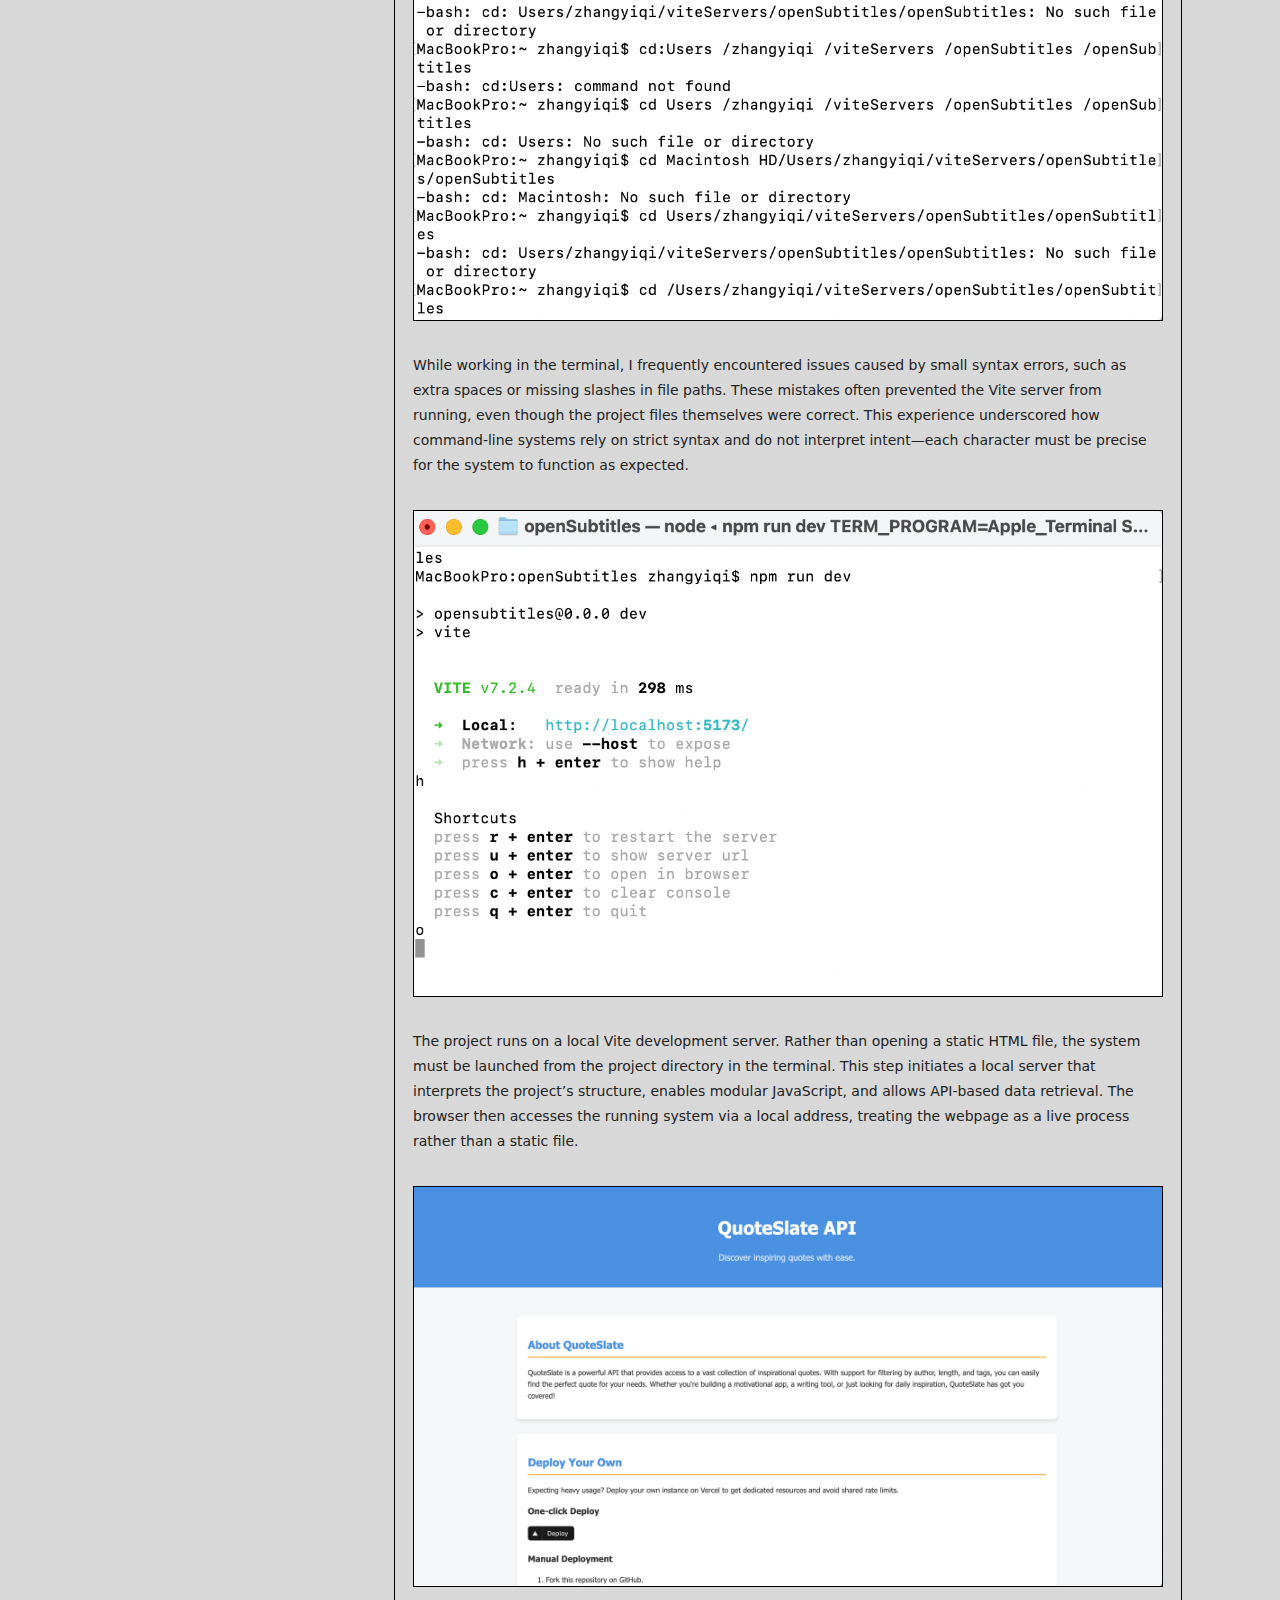
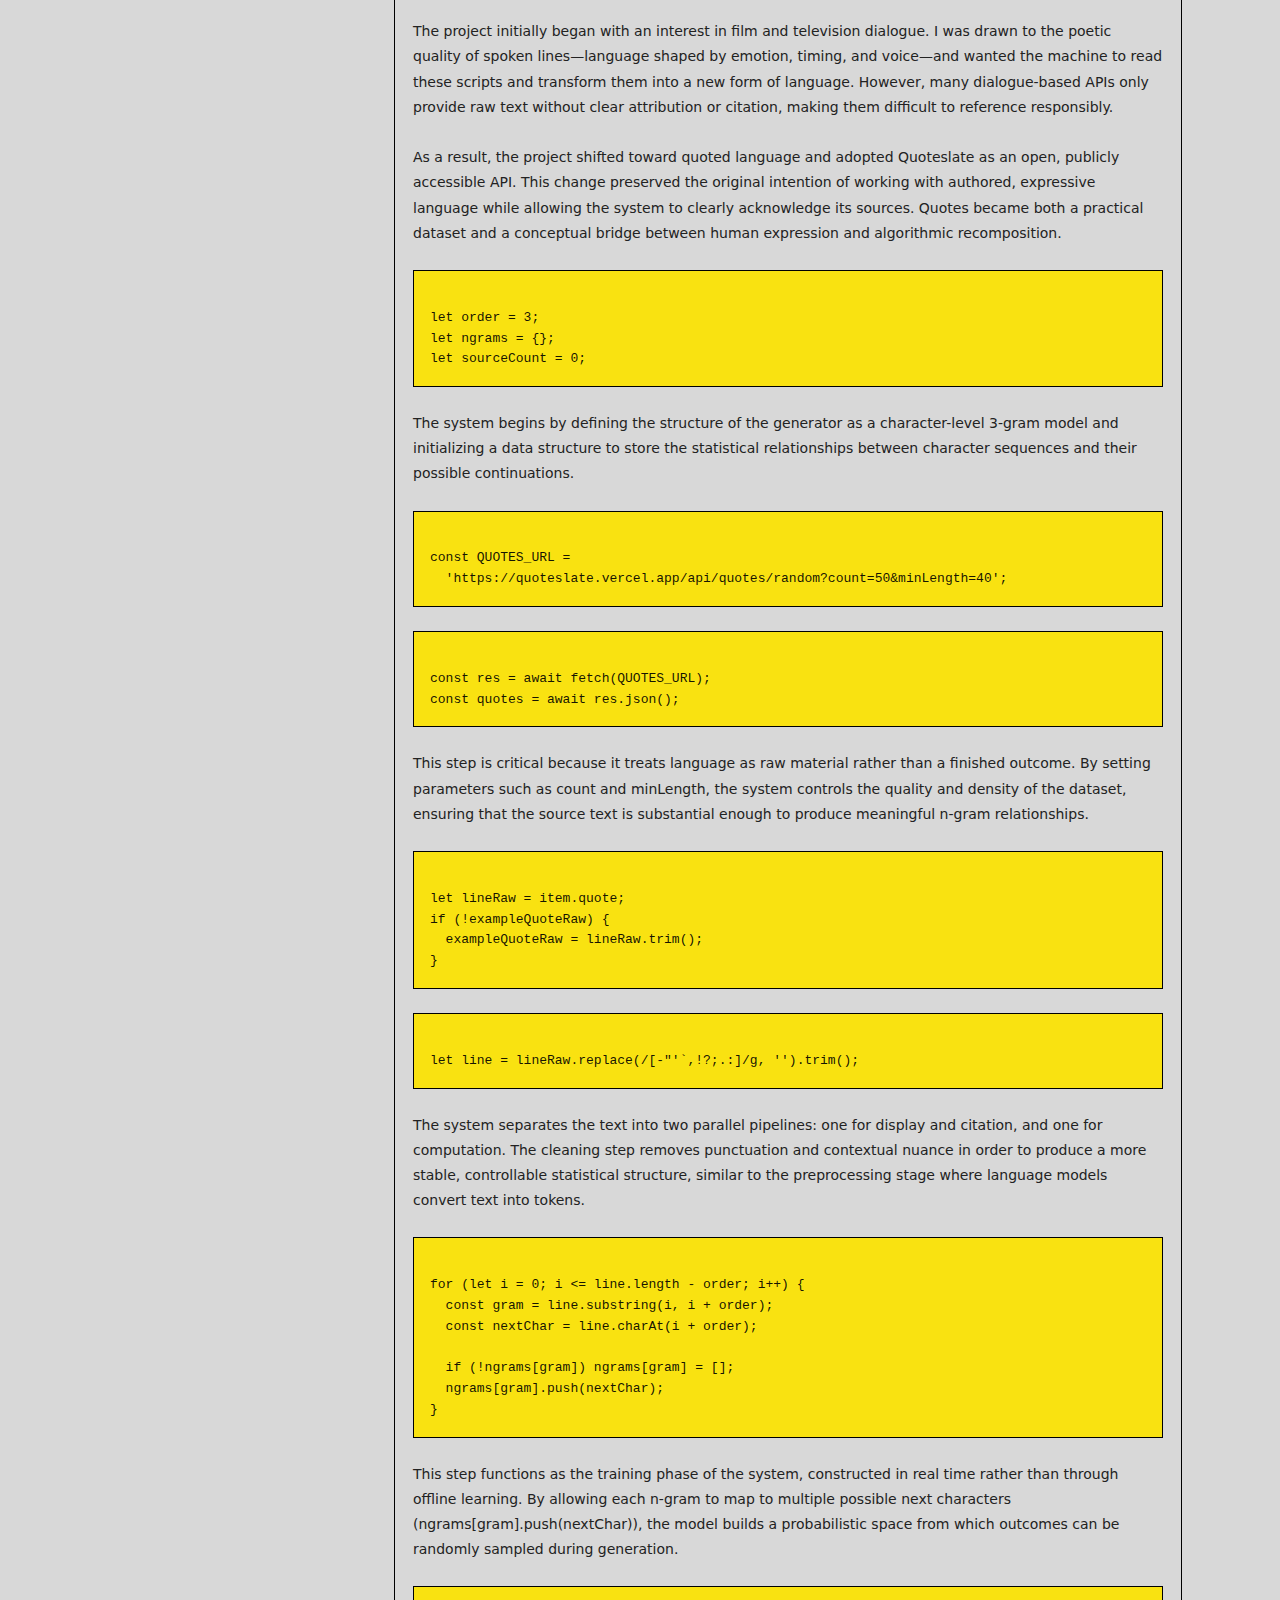
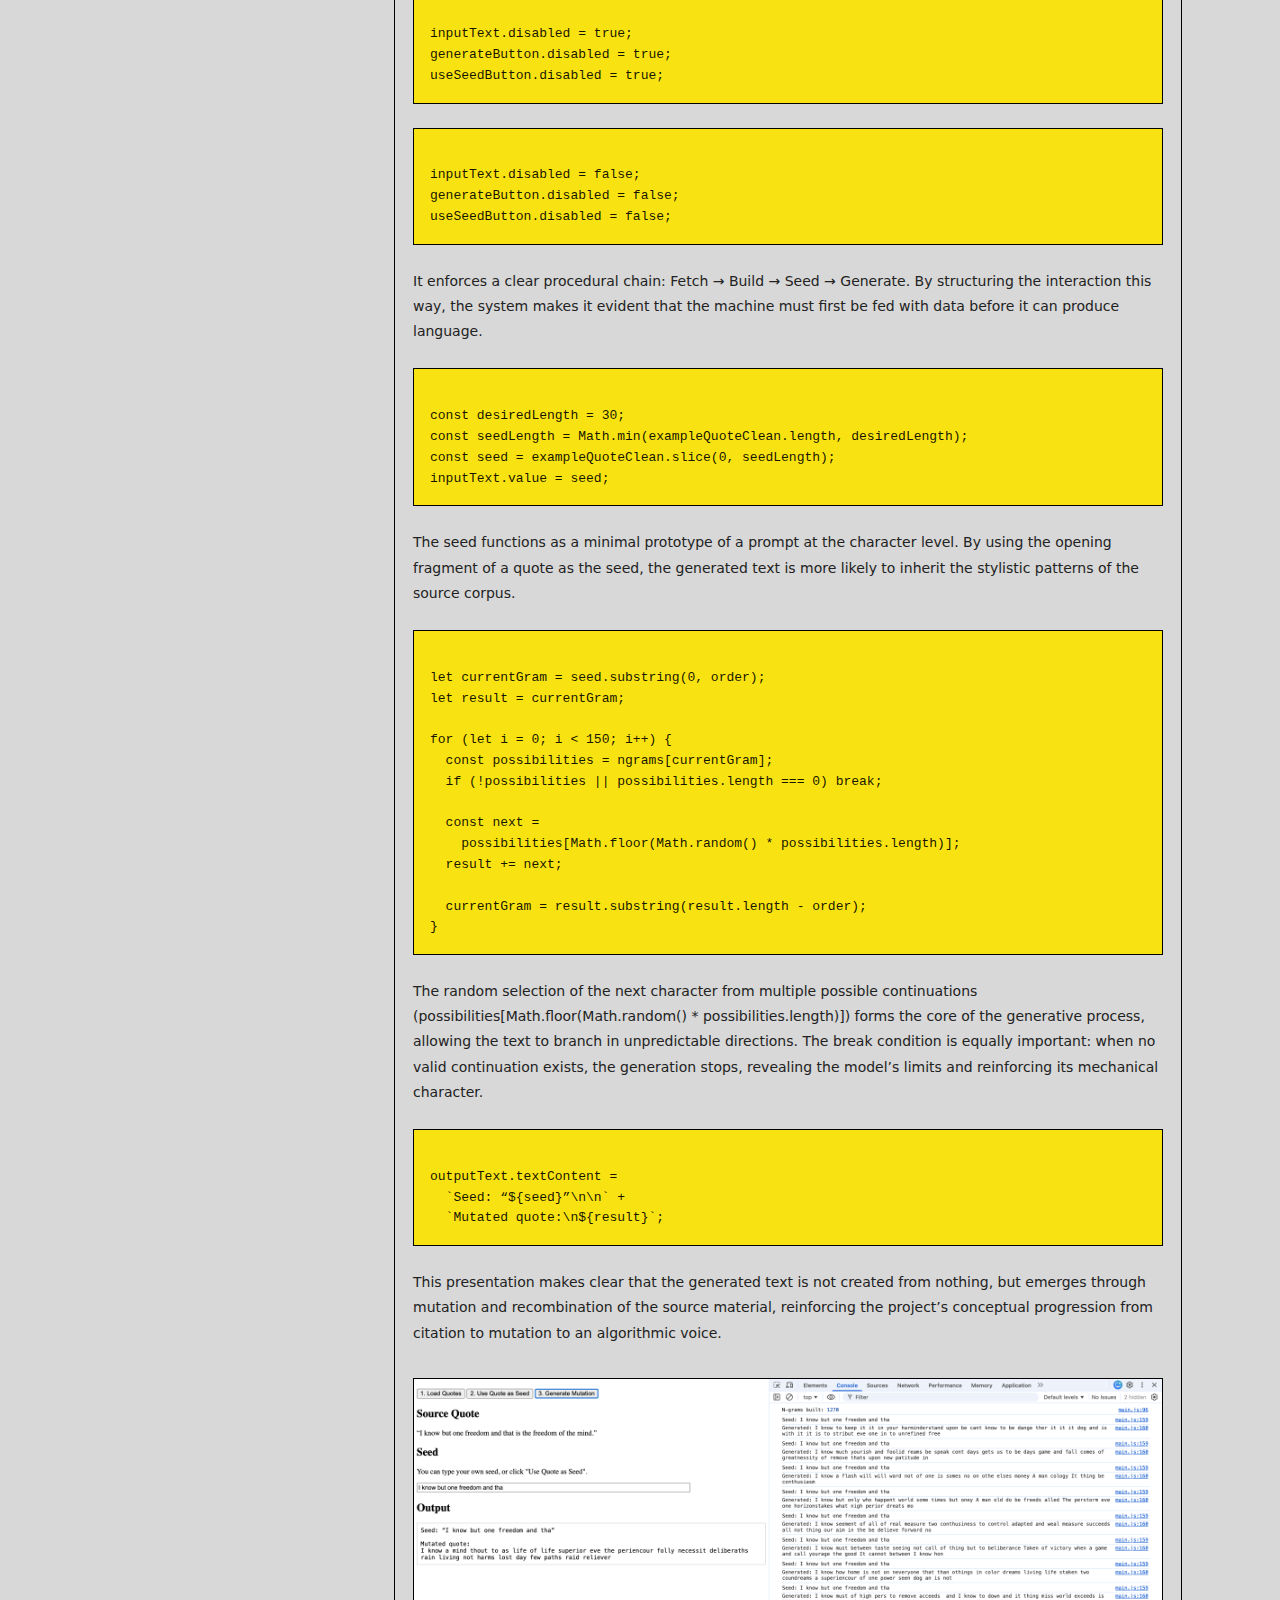
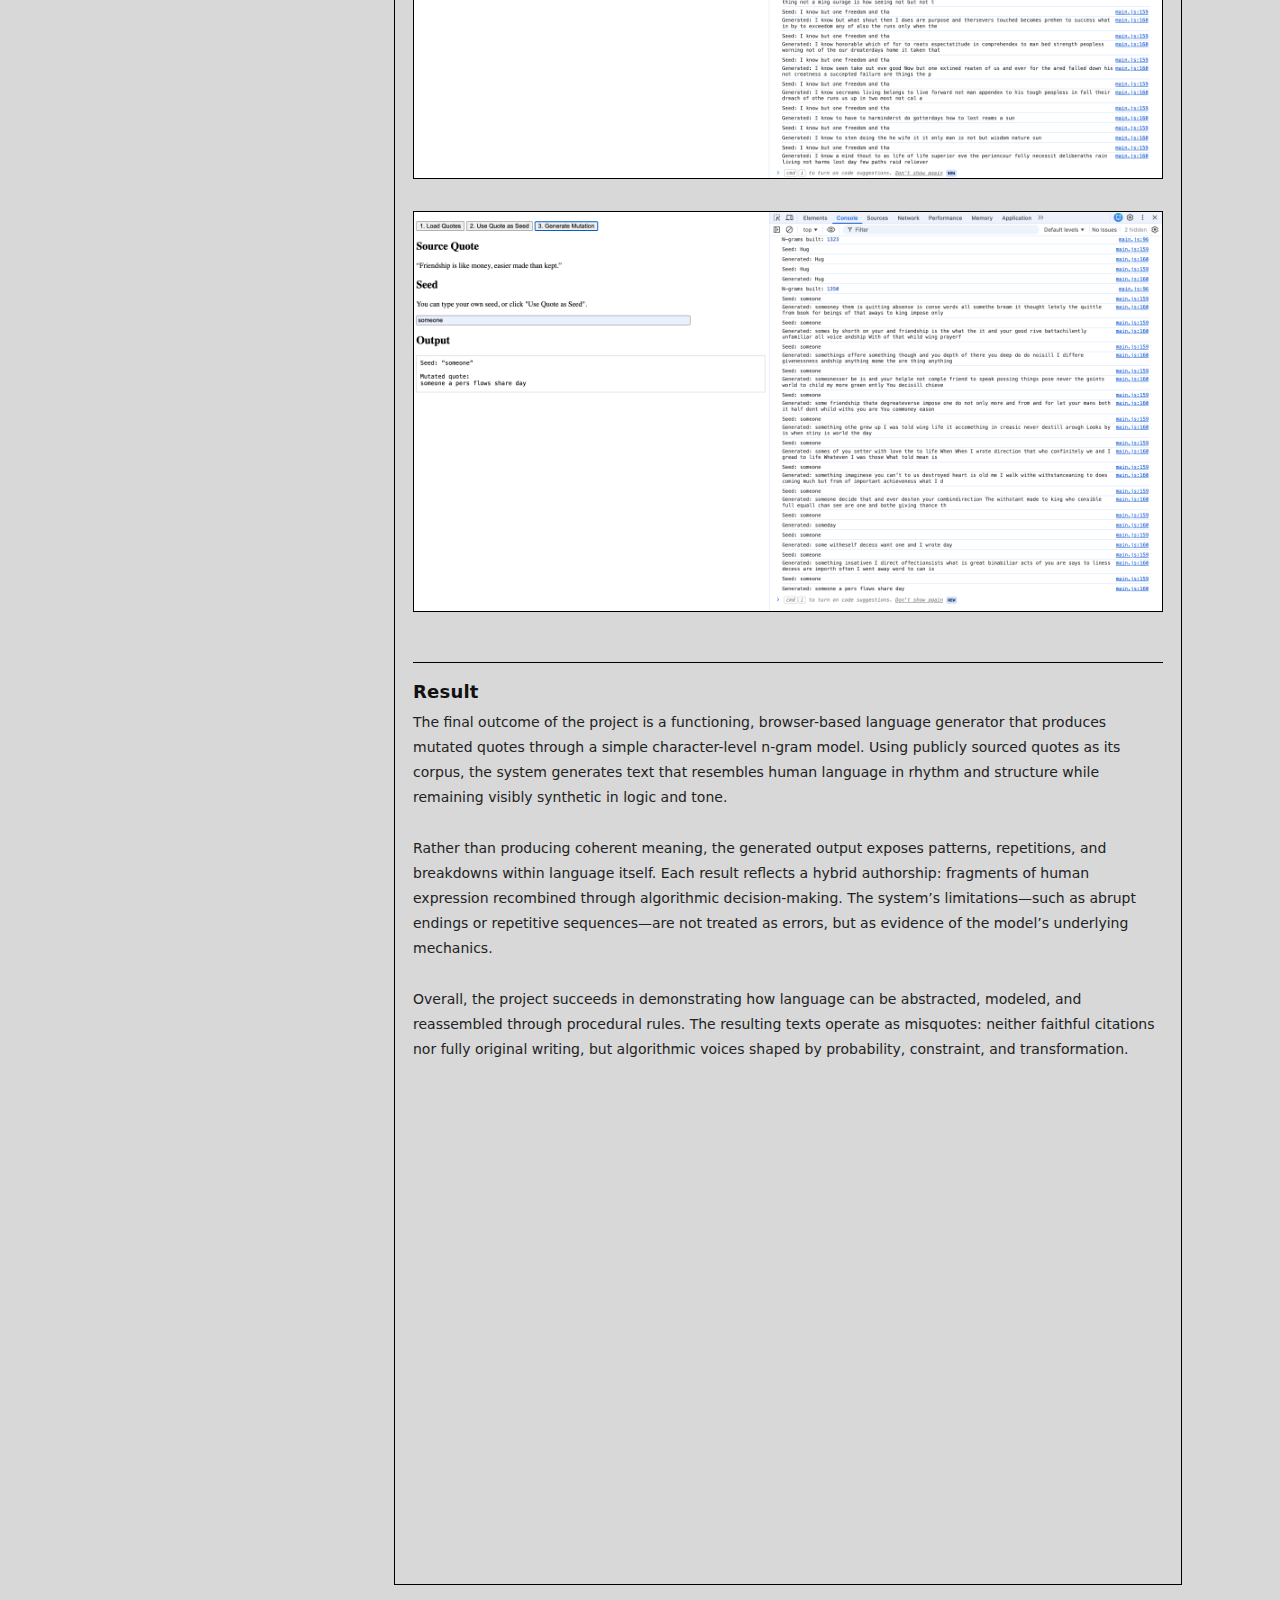
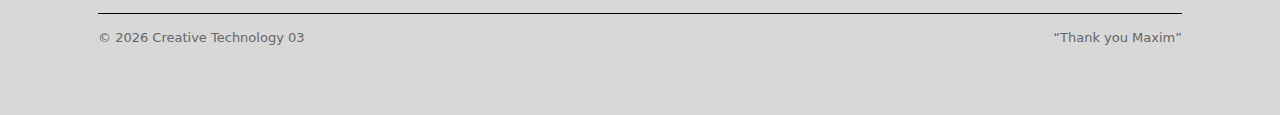
<file: documentation/assignment04.html>
<!doctype html>
<html lang="zh-CN">

<head>
    <meta charset="utf-8" />
    <link href="https://fonts.googleapis.com/css2?family=Codystar:wght@300;400&display=swap" rel="stylesheet">
    <meta name="viewport" content="width=device-width,initial-scale=1" />
    <title>Assignment 04 · Creative Technology 03</title>
    <link rel="stylesheet" href="css/style.css" />
</head>

<body>
    <div class="wrap">
        <header>
            <div class="title">
                <h1>ASSIGNMENT 04</h1>
                <p class="subtitle">#Text as material and artifact project</p>
            </div>

            <div class="meta">
                <div class="pill">Fall 2025 · MDP</div>
                <div class="pill"><span id="studentName">Yiqi Zhang</span></div>
            </div>
        </header>

        <div class="docLayout">
            <!-- Left: TOC -->
            <aside class="sidebar" aria-label="Table of contents">
                <ul class="toc">
                    <li><a href="#overview"><span>Overview</span><small>00</small></a></li>
                    <li><a href="#concept"><span>Concept</span><small>01</small></a></li>
                    <li><a href="#process"><span>Process</span><small>02</small></a></li>
                    <li><a href="#result"><span>Result</span><small>03</small></a></li>
                    <li><a href="homepage.html"><span>← Back Home</span><small>↩</small></a></li>
                </ul>
            </aside>

            <!-- Right: Documentation -->
            <main class="main" aria-label="Documentation content">

                <!-- Overview -->
                <section class="section" id="overview">
                    <h2 class="h2">Overview</h2>
                    <p class="p">
                        This project explores text as both source material and generative output within digital media
                        systems. Using the Quoteslate public API as a textual dataset, the website retrieves quotes
                        through a randomized request process and extracts key linguistic elements such as authorship,
                        tone, and structure. These fragments are then recombined through a custom algorithm to generate
                        new, machine-constructed sentences. Rather than imitating human authorship directly, the system
                        exposes the intermediate logic of language generation—selection, fragmentation, and
                        recombination—tracing a simplified pathway similar to that used by contemporary language models.
                        Through this process, the project frames text generation as a visible, procedural act, allowing
                        the machine to develop a distinct “voice” shaped by randomness, constraints, and algorithmic
                        decision-making rather than semantic understanding alone.
                    </p>

                </section>

                <!-- Concept -->
                <section class="section" id="concept">
                    <h2 class="h2">Concept</h2>
                    <figure class="figure">
                        <img src="04/poetrydb.png" alt="System diagram">
                    </figure>

                    <p class="p">
                        This project explores text as both source material and generative output within digital media
                        systems. The process began with a close study of a structured literary dataset from the PoetryDB
                        API, using the endpoint for Emily Dickinson’s poetry. By examining how poems are stored,
                        retrieved,
                        and formatted as data—titles, authorship, and lines—the project establishes a foundational
                        understanding of how human-authored language can be abstracted into machine-readable structures.
                        <br><br>
                        Building on this foundation, the project shifts toward a more dynamic text source: the
                        Quoteslate public API. Quotes are retrieved through randomized requests and treated as
                        linguistic fragments rather than complete, authoritative statements. These fragments are
                        extracted, reorganized, and recombined through a rule-based algorithm to produce new
                        machine-generated sentences.
                        <br><br>
                        Rather than simulating human intelligence or semantic comprehension, the system exposes a
                        simplified outline of how contemporary language-generation models operate—through selection,
                        randomness, recombination, and constraint. Authorship becomes distributed between the original
                        writers and the algorithm itself. The resulting text occupies a space between citation and
                        invention, speaking in a distinct non-human voice shaped by procedural logic rather than
                        meaning.
                    </p>
                </section>

                <!-- Process -->
                <section class="section" id="process">
                    <h2 class="h2">Process</h2>

                    <figure class="figure">
                        <img src="04/vite1.png" alt="System diagram">
                    </figure>

                    <p class="p">
                        While working in the terminal, I frequently encountered issues caused by small syntax errors,
                        such as extra spaces or missing slashes in file paths. These mistakes often prevented the Vite
                        server from running, even though the project files themselves were correct. This experience
                        underscored how command-line systems rely on strict syntax and do not interpret intent—each
                        character must be precise for the system to function as expected.
                    </p>

                    <figure class="figure">
                        <img src="04/vite2.png" alt="System diagram">
                    </figure>

                    <p class="p">
                        The project runs on a local Vite development server. Rather than opening a static HTML file, the
                        system must be launched from the project directory in the terminal. This step initiates a local
                        server that interprets the project’s structure, enables modular JavaScript, and allows API-based
                        data retrieval. The browser then accesses the running system via a local address, treating the
                        webpage as a live process rather than a static file.
                    </p>

                    <figure class="figure">
                        <img src="04/quoteslate.png" alt="System diagram">
                    </figure>

                    <p class="p">

                        The project initially began with an interest in film and television dialogue. I was drawn to the
                        poetic quality of spoken lines—language shaped by emotion, timing, and voice—and wanted the
                        machine to read these scripts and transform them into a new form of language. However, many
                        dialogue-based APIs only provide raw text without clear attribution or citation, making them
                        difficult to reference responsibly.
                        <br><br>
                        As a result, the project shifted toward quoted language and adopted Quoteslate as an open,
                        publicly accessible API. This change preserved the original intention of working with authored,
                        expressive language while allowing the system to clearly acknowledge its sources. Quotes became
                        both a practical dataset and a conceptual bridge between human expression and algorithmic
                        recomposition.
                    </p>

                    <pre class="code-block"><code>
let order = 3;          
let ngrams = {};        
let sourceCount = 0;  
</code></pre>

                    <p class="p">

                        The system begins by defining the structure of the generator as a character-level 3-gram model
                        and initializing a data structure to store the statistical relationships between character
                        sequences and their possible continuations.
                    </p>

                    <pre class="code-block"><code>
const QUOTES_URL =
  'https://quoteslate.vercel.app/api/quotes/random?count=50&minLength=40';
</code></pre>

                    <pre class="code-block"><code>
const res = await fetch(QUOTES_URL);
const quotes = await res.json();
</code></pre>

                    <p class="p">

                        This step is critical because it treats language as raw material rather than a finished outcome.
                        By setting parameters such as count and minLength, the system controls the quality and density
                        of the dataset, ensuring that the source text is substantial enough to produce meaningful n-gram
                        relationships.
                    </p>

                    <pre class="code-block"><code>
let lineRaw = item.quote;
if (!exampleQuoteRaw) {
  exampleQuoteRaw = lineRaw.trim();
}
</code></pre>

                    <pre class="code-block"><code>
let line = lineRaw.replace(/[-"'`,!?;.:]/g, '').trim();
</code></pre>

                    <p class="p">
                        The system separates the text into two parallel pipelines: one for display and citation, and one
                        for computation. The cleaning step removes punctuation and contextual nuance in order to produce
                        a more stable, controllable statistical structure, similar to the preprocessing stage where
                        language models convert text into tokens.
                    </p>

                    <pre class="code-block"><code>
for (let i = 0; i <= line.length - order; i++) {
  const gram = line.substring(i, i + order);
  const nextChar = line.charAt(i + order);

  if (!ngrams[gram]) ngrams[gram] = [];
  ngrams[gram].push(nextChar);
}
</code></pre>

                    <p class="p">
                        This step functions as the training phase of the system, constructed in real time rather than
                        through offline learning. By allowing each n-gram to map to multiple possible next characters
                        (ngrams[gram].push(nextChar)), the model builds a probabilistic space from which outcomes can be
                        randomly sampled during generation.
                    </p>

                    <pre class="code-block"><code>
inputText.disabled = true;
generateButton.disabled = true;
useSeedButton.disabled = true;
</code></pre>

                    <pre class="code-block"><code>
inputText.disabled = false;
generateButton.disabled = false;
useSeedButton.disabled = false;
</code></pre>

                    <p class="p">
                        It enforces a clear procedural chain: Fetch → Build → Seed → Generate. By structuring the
                        interaction this way, the system makes it evident that the machine must first be fed with data
                        before it can produce language.
                    </p>

                    <pre class="code-block"><code>
const desiredLength = 30;
const seedLength = Math.min(exampleQuoteClean.length, desiredLength);
const seed = exampleQuoteClean.slice(0, seedLength);
inputText.value = seed;
</code></pre>

                    <p class="p">
                        The seed functions as a minimal prototype of a prompt at the character level. By using the
                        opening fragment of a quote as the seed, the generated text is more likely to inherit the
                        stylistic patterns of the source corpus.
                    </p>

                    <pre class="code-block"><code>
let currentGram = seed.substring(0, order);
let result = currentGram;

for (let i = 0; i < 150; i++) {
  const possibilities = ngrams[currentGram];
  if (!possibilities || possibilities.length === 0) break;

  const next =
    possibilities[Math.floor(Math.random() * possibilities.length)];
  result += next;

  currentGram = result.substring(result.length - order);
}
</code></pre>

                    <p class="p">
                        The random selection of the next character from multiple possible continuations
                        (possibilities[Math.floor(Math.random() * possibilities.length)]) forms the core of the
                        generative process, allowing the text to branch in unpredictable directions. The break condition
                        is equally important: when no valid continuation exists, the generation stops, revealing the
                        model’s limits and reinforcing its mechanical character.
                    </p>

                    <pre class="code-block"><code>
outputText.textContent =
  `Seed: “${seed}”\n\n` +
  `Mutated quote:\n${result}`;
</code></pre>

                    <p class="p">
                        This presentation makes clear that the generated text is not created from nothing, but emerges
                        through mutation and recombination of the source material, reinforcing the project’s conceptual
                        progression from citation to mutation to an algorithmic voice.
                    </p>

                    <figure class="figure">
                        <img src="04/1.png" alt="System diagram">
                    </figure>

                    <figure class="figure">
                        <img src="04/2.png" alt="System diagram">
                    </figure>

                </section>

                <!-- Result -->
                <section class="section" id="result">
                    <h2 class="h2">Result</h2>
                    <p class="p">
                        The final outcome of the project is a functioning, browser-based language generator that
                        produces mutated quotes through a simple character-level n-gram model. Using publicly sourced
                        quotes as its corpus, the system generates text that resembles human language in rhythm and
                        structure while remaining visibly synthetic in logic and tone.
                        <br><br>
                        Rather than producing coherent meaning, the generated output exposes patterns, repetitions, and
                        breakdowns within language itself. Each result reflects a hybrid authorship: fragments of human
                        expression recombined through algorithmic decision-making. The system’s limitations—such as
                        abrupt endings or repetitive sequences—are not treated as errors, but as evidence of the model’s
                        underlying mechanics.
                        <br><br>
                        Overall, the project succeeds in demonstrating how language can be abstracted, modeled, and
                        reassembled through procedural rules. The resulting texts operate as misquotes: neither faithful
                        citations nor fully original writing, but algorithmic voices shaped by probability, constraint,
                        and transformation.
                    </p>

                    <figure class="figure">
                        <iframe src="https://www.youtube.com/embed/k-j6DQa_15A" title="Text as material and artifact project"
                            allowfullscreen>
                        </iframe>


            </main>
        </div>

        <footer class="footer">
            <div>© <span id="year"></span> Creative Technology 03</div>
            <div>“Thank you Maxim”</div>
        </footer>
    </div>

    <script>
        document.getElementById('studentName').textContent = 'Yiqi Zhang';
        document.getElementById('year').textContent = new Date().getFullYear();

        // 可选：给目录点击增加平滑滚动（浏览器支持时生效）
        document.documentElement.style.scrollBehavior = 'smooth';
    </script>
</body>

</html>
</file>
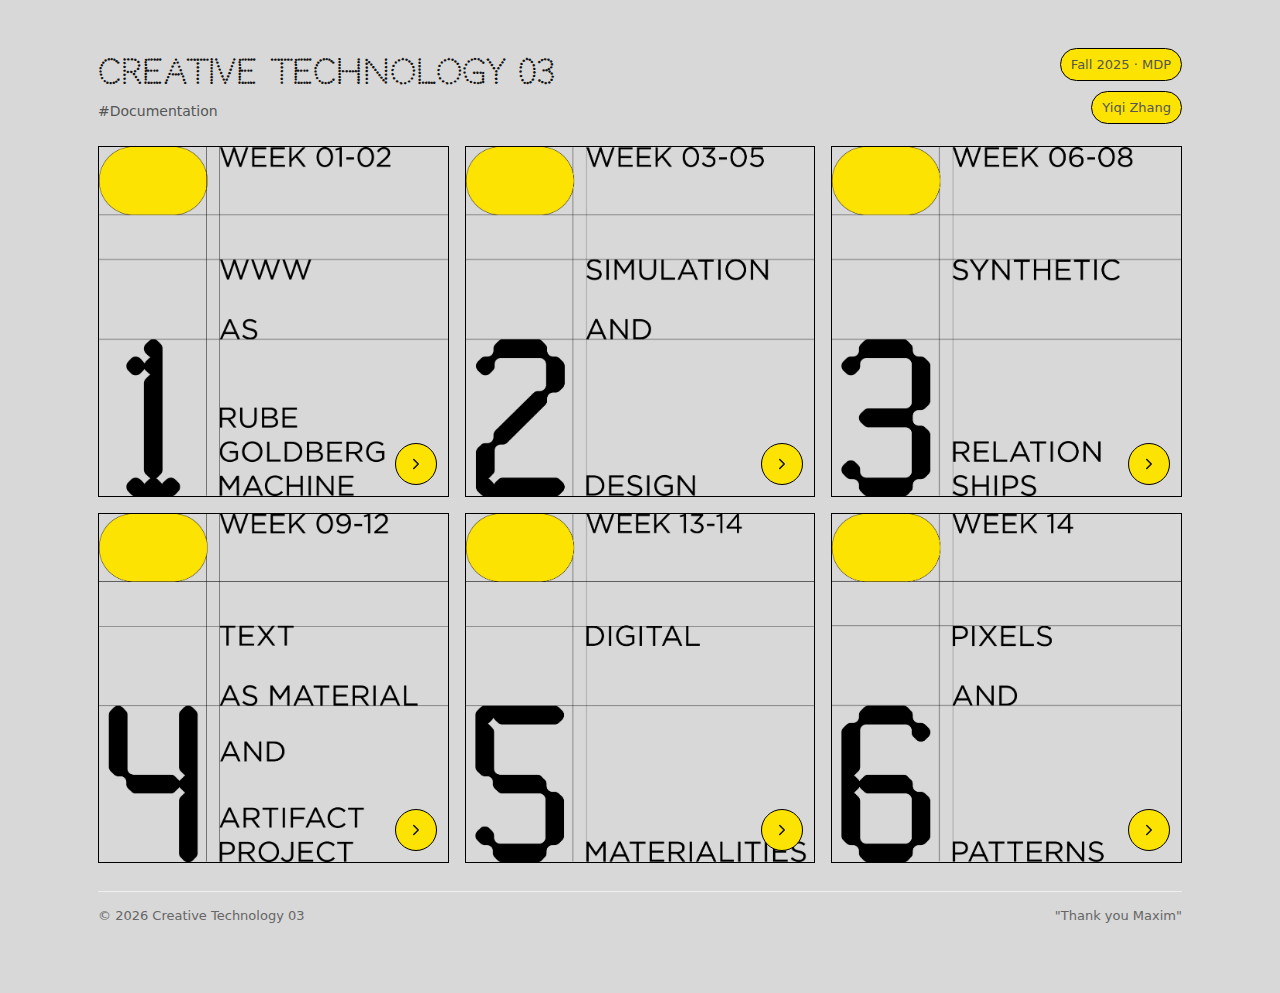
<file: documentation/homepage.html>
<!doctype html>
<html lang="zh-CN">

<head>
    <meta charset="utf-8" />
    <link href="https://fonts.googleapis.com/css2?family=Codystar:wght@300;400&display=swap" rel="stylesheet">
    <meta name="viewport" content="width=device-width,initial-scale=1" />
    <title>Creative Technology 03</title>

    <style>
        * {
            box-sizing: border-box;
        }

        html,
        body {
            height: 100%;
        }

        body {
            margin: 0;
            font-family: ui-sans-serif, system-ui, -apple-system, "Segoe UI", Roboto,
                "PingFang SC", "Hiragino Sans GB", "Microsoft YaHei", Arial, sans-serif;
            background: #d8d8d8;
            color: #111;
        }

        .wrap {
            max-width: 1120px;
            margin: 0 auto;
            padding: 48px 18px 70px;
        }

        header {
            display: flex;
            align-items: flex-end;
            justify-content: space-between;
            gap: 24px;
            margin-bottom: 22px;
        }

        .title {
            display: flex;
            flex-direction: column;
            gap: 10px;
        }

        h1 {
            margin: 0;
            font-family: "Codystar", Helvetica, Arial, sans-serif;
            font-size: clamp(26px, 2.6vw, 40px);
            letter-spacing: .2px;
            line-height: 1.05;
            font-weight: 700;
        }

        .subtitle {
            margin: 0;
            color: #555;
            font-size: 14px;
            line-height: 1.7;
            max-width: 70ch;
        }

        .meta {
            display: flex;
            flex-direction: column;
            align-items: flex-end;
            gap: 10px;
            color: #555;
            font-size: 13px;
            white-space: nowrap;
        }

        .pill {
            border: 0.5px solid #000000;
            background: rgba(252, 227, 0.92);
            padding: 8px 10px;
            border-radius: 999px;
        }

        .grid {
            display: grid;
            grid-template-columns: repeat(12, 1fr);
            gap: 16px;
            margin-top: 20px;
        }

        /* 正方形封面卡片 */
        .card {
            grid-column: span 4;
            position: relative;
            border-radius: 0;
            overflow: hidden;
            background: #fff;
            aspect-ratio: 1 / 1;
        }

        @media (max-width: 980px) {
            .card {
                grid-column: span 6;
            }
        }

        @media (max-width: 640px) {
            header {
                flex-direction: column;
                align-items: flex-start;
            }

            .meta {
                align-items: flex-start;
            }

            .card {
                grid-column: span 12;
            }
        }

        .thumb {
            position: absolute;
            inset: 0;
            background: #fff;
            border: 0.5px solid #000000;
        }

        .thumb img {
            width: 100%;
            height: 100%;
            object-fit: contain;
            background: #fff;
            display: block;
            transform: none;
            transition: none;
        }

        /* 右下角箭头按钮 */
        .go {
            position: absolute;
            right: 12px;
            bottom: 12px;
            width: 42px;
            height: 42px;
            border-radius: 999px;
            border:0.5px solid #000;
            background: rgba(252, 227, 0.92);
            display: grid;
            place-items: center;
            cursor: pointer;
            transition: transform 160ms ease, border-color 160ms ease;
            text-decoration: none;
            color: #111;
        }

        .go:hover {
            transform: translateX(2px);
            border-color: #bbb;
        }

        .go svg {
            width: 18px;
            height: 18px;
        }

        footer {
            margin-top: 28px;
            color: #666;
            font-size: 13px;
            display: flex;
            justify-content: space-between;
            gap: 12px;
            flex-wrap: wrap;
            border-top: 1px solid #eee;
            padding-top: 16px;
        }

        .link {
            color: #111;
            text-decoration: none;
            border-bottom: 1px dashed #aaa;
        }

        .link:hover {
            border-bottom-color: #111;
        }
    </style>
</head>

<body>
    <div class="wrap">
        <header>
            <div class="title">
                <h1>CREATIVE TECHNOLOGY 03</h1>
                <p class="subtitle">
                    #Documentation
                </p>
            </div>

            <div class="meta">
                <div class="pill">Fall 2025 · MDP</div>
                <div class="pill"><span id="studentName">Yiqi Zhang</span></div>
            </div>
        </header>

        <section class="grid" aria-label="Assignments catalog">
            <!-- 1 -->
            <article class="card">
                <div class="thumb">
                    <img src="assets/cover01.jpg" alt="Cover 01">
                </div>
                <a class="go" href="assignment1.html" aria-label="Go to Assignment 1">
                    <svg viewBox="0 0 24 24" fill="none" xmlns="http://www.w3.org/2000/svg">
                        <path d="M9 6l6 6-6 6" stroke="currentColor" stroke-width="2" stroke-linecap="round"
                            stroke-linejoin="round" />
                    </svg>
                </a>
            </article>

            <!-- 2 -->
            <article class="card">
                <div class="thumb">
                    <img src="assets/cover02.jpg" alt="Cover 02">
                </div>
                <a class="go" href="assignment2.html" aria-label="Go to Assignment 2">
                    <svg viewBox="0 0 24 24" fill="none" xmlns="http://www.w3.org/2000/svg">
                        <path d="M9 6l6 6-6 6" stroke="currentColor" stroke-width="2" stroke-linecap="round"
                            stroke-linejoin="round" />
                    </svg>
                </a>
            </article>

            <!-- 3 -->
            <article class="card">
                <div class="thumb">
                    <img src="assets/cover03.jpg" alt="Cover 03">
                </div>
                <a class="go" href="assignment3.html" aria-label="Go to Assignment 3">
                    <svg viewBox="0 0 24 24" fill="none" xmlns="http://www.w3.org/2000/svg">
                        <path d="M9 6l6 6-6 6" stroke="currentColor" stroke-width="2" stroke-linecap="round"
                            stroke-linejoin="round" />
                    </svg>
                </a>
            </article>

            <!-- 4 -->
            <article class="card">
                <div class="thumb">
                    <img src="assets/cover04.jpg" alt="Cover 04">
                </div>
                <a class="go" href="assignment4.html" aria-label="Go to Assignment 4">
                    <svg viewBox="0 0 24 24" fill="none" xmlns="http://www.w3.org/2000/svg">
                        <path d="M9 6l6 6-6 6" stroke="currentColor" stroke-width="2" stroke-linecap="round"
                            stroke-linejoin="round" />
                    </svg>
                </a>
            </article>

            <!-- 5 -->
            <article class="card">
                <div class="thumb">
                    <img src="assets/cover05.jpg" alt="Cover 05">
                </div>
                <a class="go" href="assignment5.html" aria-label="Go to Assignment 5">
                    <svg viewBox="0 0 24 24" fill="none" xmlns="http://www.w3.org/2000/svg">
                        <path d="M9 6l6 6-6 6" stroke="currentColor" stroke-width="2" stroke-linecap="round"
                            stroke-linejoin="round" />
                    </svg>
                </a>
            </article>

            <!-- 6 -->
            <article class="card">
                <div class="thumb">
                    <img src="assets/cover06.jpg" alt="Cover 06">
                </div>
                <a class="go" href="assignment6.html" aria-label="Go to Assignment 6">
                    <svg viewBox="0 0 24 24" fill="none" xmlns="http://www.w3.org/2000/svg">
                        <path d="M9 6l6 6-6 6" stroke="currentColor" stroke-width="2" stroke-linecap="round"
                            stroke-linejoin="round" />
                    </svg>
                </a>
            </article>
        </section>

        <footer>
            <div>© <span id="year"></span> Creative Technology 03</div>
            
            <div>"Thank you Maxim"</div>
            </div>
        </footer>
    </div>

    <script>
        document.getElementById('studentName').textContent = 'Yiqi Zhang';
        document.getElementById('year').textContent = new Date().getFullYear();
    </script>
</body>

</html>
</file>
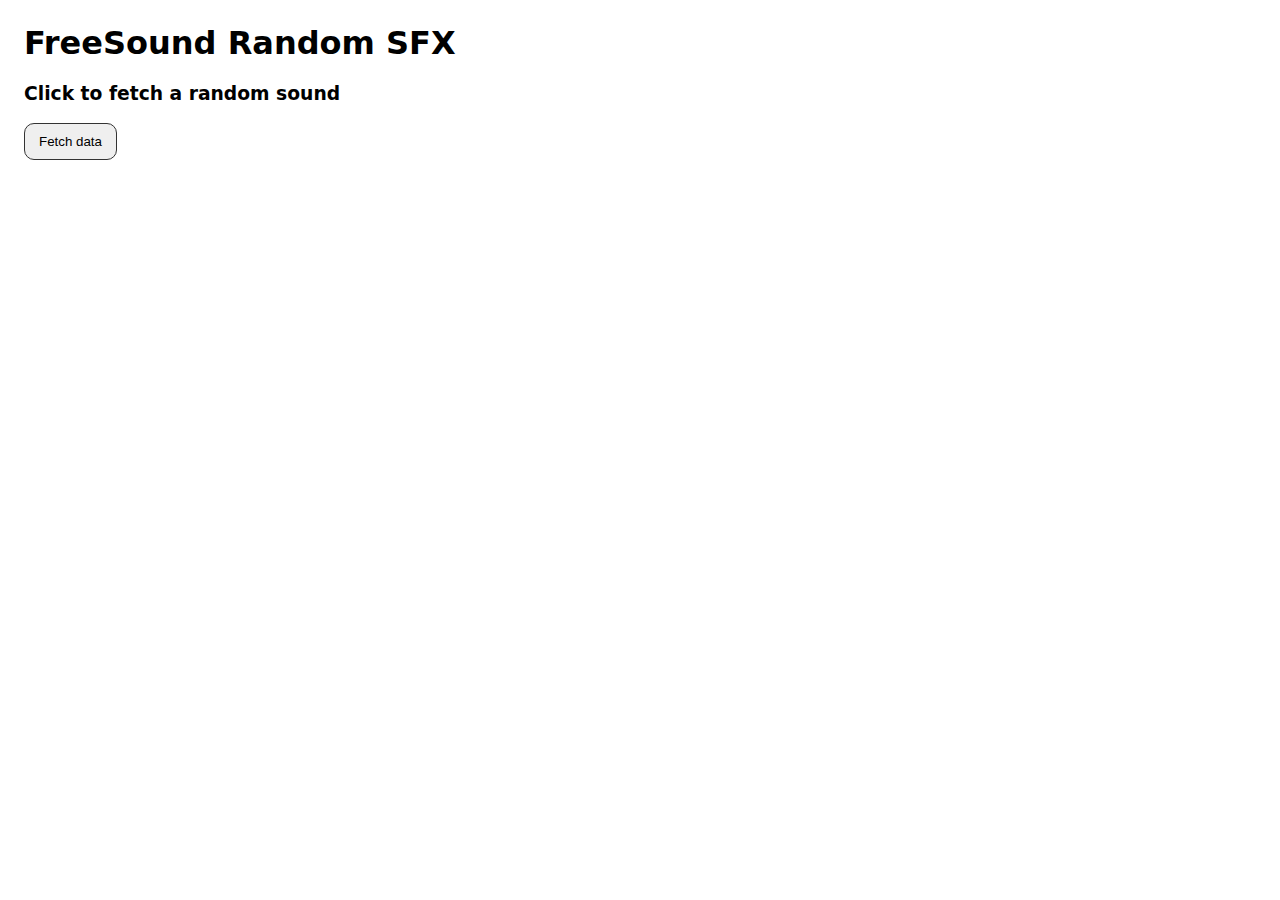
<file: week2/assignment.html>
<!DOCTYPE html>
<html lang="en">
<head>
  <meta charset="UTF-8" />
  <meta name="viewport" content="width=device-width, initial-scale=1.0"/>
  <title>FreeSound Random Preview</title>
  <style>
    body{font-family: system-ui, -apple-system, Arial, sans-serif; margin: 24px;}
    header{margin-bottom: 16px;}
    img{max-width: 320px; display:block; margin: 8px 0;}
    .card{border:1px solid #ddd; border-radius:12px; padding:16px; margin-top:12px;}
    button{padding:10px 14px; border-radius:10px; border:1px solid #333; cursor:pointer;}
    .meta{font-size:14px; color:#555;}
    audio{width:100%; margin-top:8px;}
  </style>
</head>
<body>
  <header>
    <h1>FreeSound Random SFX</h1>
    <h3>Click to fetch a random sound</h3>
    <button id="fetch-button">Fetch data</button>
  </header>

  <main id="main-content"></main>

  <script>
    const mainContent = document.getElementById('main-content');
    const triggerButton = document.getElementById('fetch-button');

    // ⚠️ 生产环境不要把 key 放在前端。这里只为演示。
    const FREESOUND_API_KEY = "HGDEmJQhPz64WkX2IDRhoS8IeTLYAPRDCqzUOeP1";

    // 随机关键词池（可自行扩展/修改）
    const SEEDS = [
      "click","beep","whoosh","wind","rain","thunder","water","bird","dog",
      "cat","footstep","keyboard","bell","drum","piano","violin","ambient",
      "machine","city","ocean","wave","metal","paper","wood","glass","noise",
      "air","engine","bubbles","swish","snap","pop","crackle","river","forest",
      "insect","door","slam","squeak","laser","sci-fi","electric","heartbeat","clock"
    ];

    // 从数组中随机抽一个元素
    function sample(arr) {
      return arr[Math.floor(Math.random() * arr.length)];
    }

    // 获取随机音效（使用 FreeSound 搜索 + 随机挑一个返回项）
    async function fetchRandomFreeSound() {
      // 1) 随机选择关键词
      const term = sample(SEEDS);

      // 2) 向 FreeSound 搜索接口请求（page_size 可调大点以便更随机）
      const url = new URL("https://freesound.org/apiv2/search/text/");
      url.searchParams.set("query", term);
      url.searchParams.set("page_size", "50");
      // 选择需要的字段，减少传输体积
      url.searchParams.set("fields", "id,name,previews,license,username,created,url");

      const resp = await fetch(url.toString(), {
        headers: {
          "Authorization": `Token ${FREESOUND_API_KEY}`
        }
      });

      if (!resp.ok) {
        throw new Error(`FreeSound API error: ${resp.status} ${resp.statusText}`);
      }

      const data = await resp.json();
      if (!data.results || data.results.length === 0) {
        throw new Error("No results from FreeSound for query: " + term);
      }

      // 3) 在本次返回结果里随机一条
      const sound = sample(data.results);
      return sound;
    }

    // 渲染音效卡片
    function renderSound(sound) {
      // 优先用 HQ mp3 预览，其次 LQ
      const previewMp3 =
        (sound.previews && (sound.previews["preview-hq-mp3"] || sound.previews["preview-lq-mp3"])) || null;
      const previewOgg =
        (sound.previews && (sound.previews["preview-hq-ogg"] || sound.previews["preview-lq-ogg"])) || null;

      const title = sound.name || `Sound #${sound.id}`;
      const author = sound.username || "Unknown";
      const created = sound.created ? new Date(sound.created).toLocaleString() : "";
      const pageUrl = sound.url || `https://freesound.org/s/${sound.id}/`;

      const audioHTML = previewMp3 || previewOgg
        ? `
          <audio controls preload="none">
            ${previewMp3 ? `<source src="${previewMp3}" type="audio/mpeg">` : ""}
            ${previewOgg ? `<source src="${previewOgg}" type="audio/ogg">` : ""}
            Your browser does not support the audio element.
          </audio>
        `
        : `<p>No preview available for this sound.</p>`;

      const card = document.createElement("section");
      card.className = "card";
      card.innerHTML = `
        <h2>${title}</h2>
        <p class="meta">By <strong>${author}</strong> · ${created}</p>
        ${audioHTML}
        <p class="meta">License: ${sound.license || "See FreeSound page"}</p>
        <p><a href="${pageUrl}" target="_blank" rel="noopener noreferrer">Open on FreeSound</a></p>
      `;

      // 展示在最上方（新内容靠前）
      mainContent.prepend(card);
    }

    async function onFetchClick() {
      triggerButton.disabled = true;
      triggerButton.textContent = "Fetching...";
      try {
        const sound = await fetchRandomFreeSound();
        renderSound(sound);
      } catch (err) {
        console.error(err);
        const errorCard = document.createElement("section");
        errorCard.className = "card";
        errorCard.innerHTML = `
          <h2>Failed to fetch sound</h2>
          <p class="meta">${String(err)}</p>
          <p>Tips: 检查网络、API Key 是否有效、或稍后重试。</p>
        `;
        mainContent.prepend(errorCard);
      } finally {
        triggerButton.disabled = false;
        triggerButton.textContent = "Fetch data";
      }
    }

    triggerButton.addEventListener("click", onFetchClick);
  </script>
</body>
</html>
</file>
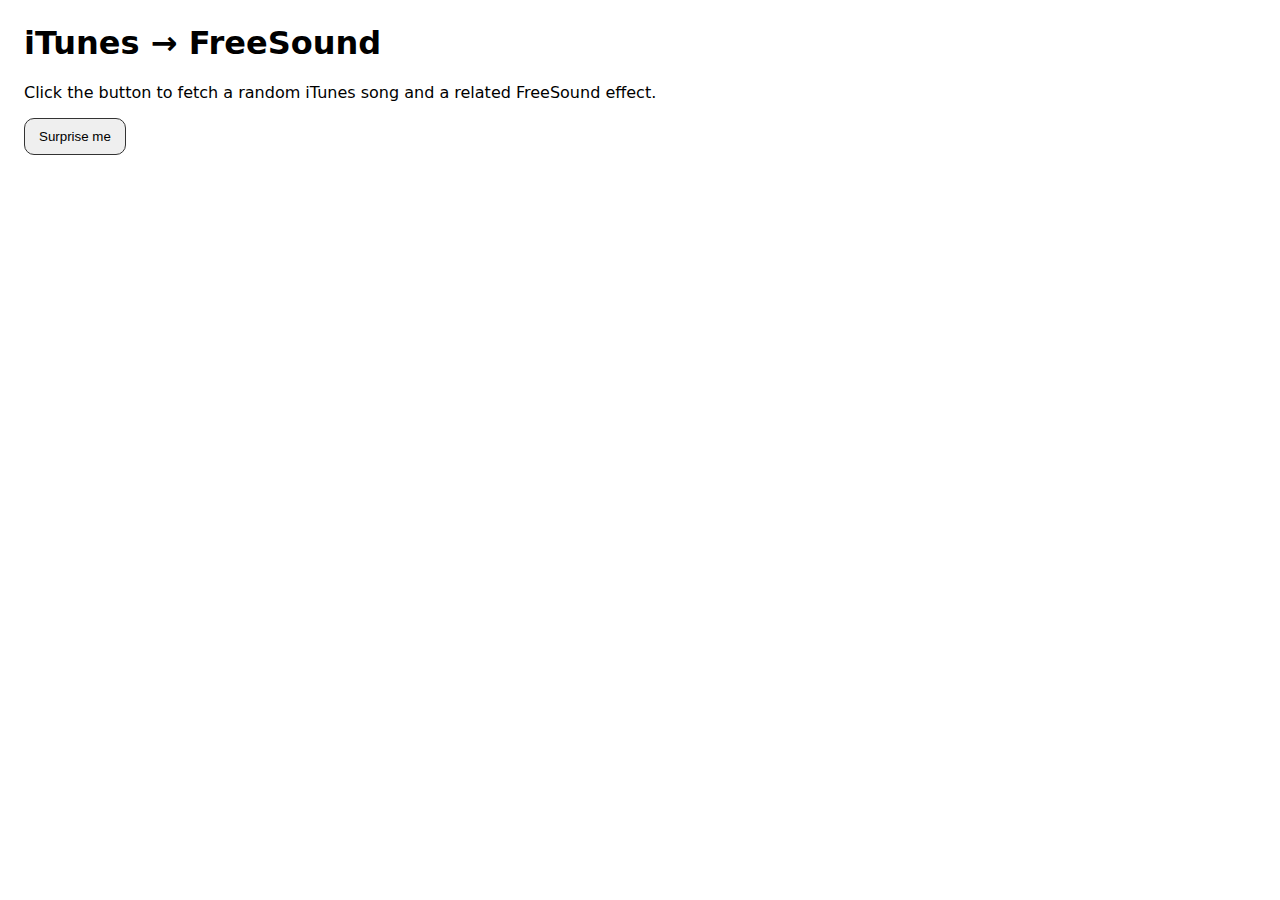
<file: week2/assignment2.html>
<!DOCTYPE html>
<html lang="en">
<head>
  <meta charset="UTF-8" />
  <title>iTunes → FreeSound: Random Linker</title>
  <meta name="viewport" content="width=device-width, initial-scale=1" />
  <style>
    body{font-family: system-ui, -apple-system, Arial, sans-serif; margin:24px}
    header{margin-bottom:16px}
    button{padding:10px 14px; border-radius:10px; border:1px solid #333; cursor:pointer}
    .row{display:grid; gap:16px; grid-template-columns:1fr; max-width:880px}
    .card{border:1px solid #e5e5e5; border-radius:12px; padding:16px}
    .meta{color:#666; font-size:14px}
    img.cover{width:260px; height:auto; border-radius:8px}
    audio{width:100%; margin-top:8px}
    .pill{display:inline-block; padding:2px 8px; border-radius:999px; background:#f2f2f2; margin-left:6px; font-size:12px}
    .grid{display:grid; grid-template-columns: 260px 1fr; gap:16px; align-items:start}
  </style>
</head>
<body>
  <header>
    <h1>iTunes → FreeSound</h1>
    <p>Click the button to fetch a random iTunes song and a related FreeSound effect.</p>
    <button id="fetch-button">Surprise me</button>
  </header>

  <main id="main" class="row"></main>

  <script>
    const main = document.getElementById('main');
    const trigger = document.getElementById('fetch-button');

    
    const FREESOUND_API_KEY = "HGDEmJQhPz64WkX2IDRhoS8IeTLYAPRDCqzUOeP1";

    // iTunes 
    const ITUNES_SEEDS = [
      "jazz","lofi","ambient","piano","guitar","electronic","rock","pop","hip hop",
      "soundtrack","orchestra","folk","blues","house","techno","metal","synth","drum",
      "cello","flute","trance","chill","indie","punk","rnb","latin","country","kpop",
      "jpop","shoegaze","grunge","opera","dub","reggae","salsa","afrobeat","bolero",
      "city","rain","ocean","forest","wind","thunder"
    ];

    // 小工具
    const sample = arr => arr[Math.floor(Math.random() * arr.length)];
    const shuffle = arr => arr.sort(() => Math.random() - 0.5);
    const dedup = arr => [...new Set(arr)];
    const normalize = s => (s || "").toLowerCase().replace(/[^a-z0-9 ]+/gi, " ").trim();
    const interestingWords = (s) => {
      const STOP = new Set(["the","a","an","and","or","to","of","in","on","for","with","ft","feat","remix","edit","mix","version","live"]);
      return normalize(s).split(/\s+/).filter(w => w.length > 2 && !STOP.has(w));
    };

    // 1) 随机抓一首 iTunes 歌曲
    async function fetchRandomITunesTrack() {
      const term = sample(ITUNES_SEEDS);
      const url = new URL("https://itunes.apple.com/search");
      url.searchParams.set("term", term);
      url.searchParams.set("media", "music");
      url.searchParams.set("entity", "song");
      url.searchParams.set("limit", "50");
      url.searchParams.set("country", "US");

      const resp = await fetch(url.toString());
      if (!resp.ok) throw new Error(`iTunes API error: ${resp.status}`);
      const data = await resp.json();
      if (!data.results || data.results.length === 0) throw new Error("No songs from iTunes.");

      return sample(data.results);
    }

    // 2) 基于歌曲构造 FreeSound 查询词，并搜索
    async function fetchRelatedFreeSound(track) {
      const wordsFromTitle = interestingWords(track.trackName || "");
      const wordsFromArtist = interestingWords(track.artistName || "");
      const genre = (track.primaryGenreName || "").toLowerCase();

      // 候选查询：order [genre + title] → [title] → [genre] → [artist]
      let queries = [];
      if (genre) queries.push(`${genre} ${sample(wordsFromTitle) || ""}`.trim());
      if (wordsFromTitle.length) queries.push(sample(wordsFromTitle));
      if (genre) queries.push(genre);
      if (wordsFromArtist.length) queries.push(sample(wordsFromArtist));

      // 再补一个保底通用音效词
      queries.push(sample(["whoosh","click","beep","drone","pad","hit","impact","swell","rain","wind","city","ocean","footstep"]));

      // randomly
      queries = shuffle(dedup(queries.filter(Boolean)));

      // 逐个尝试，命中就返回
      for (const q of queries) {
        const sound = await searchFreeSoundOnce(q);
        if (sound) return { sound, queryUsed: q };
      }
      return null;
    }

    async function searchFreeSoundOnce(query) {
      const url = new URL("https://freesound.org/apiv2/search/text/");
      url.searchParams.set("query", query);
      url.searchParams.set("page_size", "40");
      url.searchParams.set("fields", "id,name,previews,license,username,created,url");

      const resp = await fetch(url.toString(), {
        headers: { "Authorization": `Token ${FREESOUND_API_KEY}` }
      });
      if (!resp.ok) return null;

      const data = await resp.json();
      if (!data.results || data.results.length === 0) return null;

      // 过滤掉没有预览的条目
      const candidates = data.results.filter(s => s.previews && (s.previews["preview-hq-mp3"] || s.previews["preview-lq-mp3"] || s.previews["preview-hq-ogg"] || s.previews["preview-lq-ogg"]));
      if (candidates.length === 0) return null;

      return sample(candidates);
    }

    // 3) 渲染卡片
    function renderTrack(track) {
      const card = document.createElement("section");
      card.className = "card";

      // 放大封面：把 100x100 替换成 600x600
      const art = (track.artworkUrl100 || "").replace("100x100bb.jpg", "600x600bb.jpg");

      card.innerHTML = `
        <h2>${track.trackName || "Unknown Title"}</h2>
        <div class="grid">
          <img class="cover" src="${art}" alt="${track.trackName || "cover"}" />
          <div>
            <p class="meta">
              by <strong>${track.artistName || "Unknown Artist"}</strong>
              ${track.primaryGenreName ? `<span class="pill">${track.primaryGenreName}</span>` : ""}
            </p>
            ${track.previewUrl ? `
              <audio controls preload="none" src="${track.previewUrl}"></audio>
              <p class="meta">iTunes preview</p>
            ` : `<p class="meta">No iTunes preview.</p>`}
            <p><a href="${track.trackViewUrl || "#"}" target="_blank" rel="noopener noreferrer">Open on iTunes</a></p>
          </div>
        </div>
      `;
      // 新内容靠前
      main.prepend(card);
      return card;
    }

    function renderSound(result, queryUsed) {
      const { sound } = result;
      const card = document.createElement("section");
      card.className = "card";

      const previewMp3 = sound.previews?.["preview-hq-mp3"] || sound.previews?.["preview-lq-mp3"] || null;
      const previewOgg = sound.previews?.["preview-hq-ogg"] || sound.previews?.["preview-lq-ogg"] || null;

      card.innerHTML = `
        <h3>Matched SFX from FreeSound</h3>
        <p class="meta">Query used: <code>${queryUsed}</code></p>
        <p><strong>${sound.name || ("Sound #" + sound.id)}</strong> by ${sound.username || "Unknown"}</p>
        ${ (previewMp3 || previewOgg)
          ? `<audio controls preload="none">
               ${previewMp3 ? `<source src="${previewMp3}" type="audio/mpeg">` : ""}
               ${previewOgg ? `<source src="${previewOgg}" type="audio/ogg">` : ""}
               Your browser does not support the audio element.
             </audio>`
          : `<p>No preview available.</p>`
        }
        <p class="meta">License: ${sound.license || "See FreeSound page"}</p>
        <p><a href="${sound.url || `https://freesound.org/s/${sound.id}/`}" target="_blank" rel="noopener noreferrer">Open on FreeSound</a></p>
      `;
      main.prepend(card);
    }

    function renderError(err) {
  const card = document.createElement("section");
  card.className = "card";
  card.innerHTML = `
    <h3>Oops, something went wrong</h3>
    <p class="meta">${String(err)}</p>
    <p>Tip: Check your network connection, API Key, or try again later.</p>
  `;
  main.prepend(card);
}

// 4) Bind button
trigger.addEventListener("click", async () => {
  trigger.disabled = true;
  trigger.textContent = "Fetching...";

  try {
    // 1: Randomly fetch a song
    const track = await fetchRandomITunesTrack();
    renderTrack(track);

    // 2: Use song info to fetch FreeSound effect
    const related = await fetchRelatedFreeSound(track);
    if (related) {
      renderSound(related, related.queryUsed);
    } else {
      renderError("No related sound found (tried multiple keywords).");
    }
  } catch (e) {
    console.error(e);
    renderError(e);
  } finally {
    trigger.disabled = false;
    trigger.textContent = "Surprise me";
  }
});
  </script>
</body>
</html>
</file>
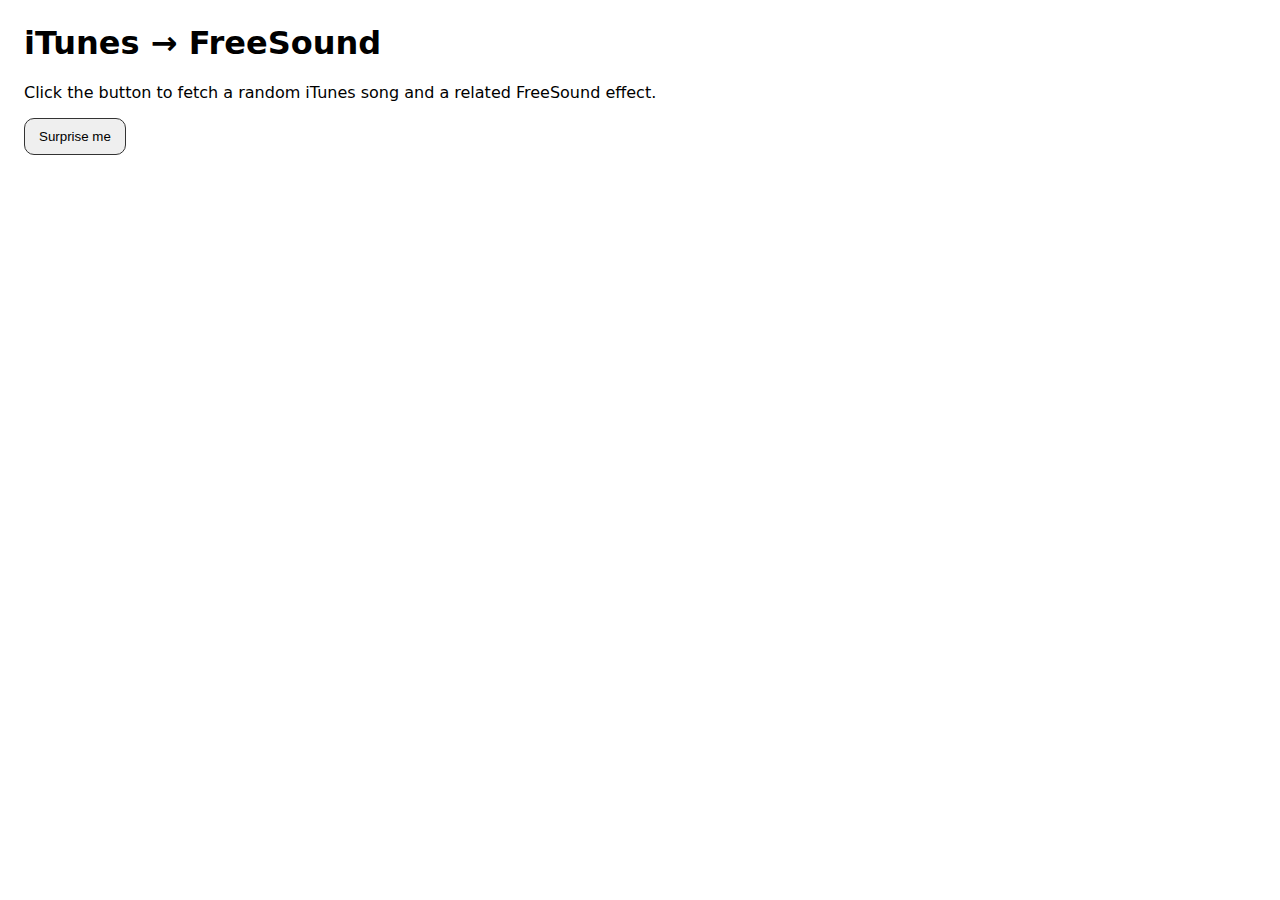
<file: week2/assignment3.html>
<!DOCTYPE html>
<html lang="en">
<head>
  <meta charset="UTF-8" />
  <title>iTunes → FreeSound: Random Linker</title>
  <meta name="viewport" content="width=device-width, initial-scale=1" />
  <style>
    body{font-family: system-ui, -apple-system, Arial, sans-serif; margin:24px}
    header{margin-bottom:16px}
    button{padding:10px 14px; border-radius:10px; border:1px solid #333; cursor:pointer}
    .row{display:grid; gap:16px; grid-template-columns:1fr; max-width:880px}
    .card{border:1px solid #e5e5e5; border-radius:12px; padding:16px}
    .meta{color:#666; font-size:14px}
    img.cover{width:260px; height:auto; border-radius:8px}
    audio{width:100%; margin-top:8px}
    .pill{display:inline-block; padding:2px 8px; border-radius:999px; background:#f2f2f2; margin-left:6px; font-size:12px}
    .grid{display:grid; grid-template-columns: 260px 1fr; gap:16px; align-items:start}
    @media (max-width:640px){ .grid{grid-template-columns:1fr} .cover{width:100%} }
  </style>
</head>
<body>
  <header>
    <h1>iTunes → FreeSound</h1>
    <p>Click the button to fetch a random iTunes song and a related FreeSound effect.</p>
    <button id="fetch-button">Surprise me</button>
  </header>

  <main id="main" class="row"></main>

  <script>
    const main = document.getElementById('main');
    const trigger = document.getElementById('fetch-button');

    // ⚠️ FreeSound API key (front-end demo only, unsafe in production!)
    const FREESOUND_API_KEY = "HGDEmJQhPz64WkX2IDRhoS8IeTLYAPRDCqzUOeP1";

    // Random seed keywords for iTunes
    const ITUNES_SEEDS = [
      "jazz","lofi","ambient","piano","guitar","electronic","rock","pop","hip hop",
      "soundtrack","orchestra","folk","blues","house","techno","metal","synth","drum",
      "cello","flute","trance","chill","indie","punk","rnb","latin","country","kpop",
      "jpop","shoegaze","grunge","opera","dub","reggae","salsa","afrobeat","bolero",
      "city","rain","ocean","forest","wind","thunder"
    ];

    // Helpers
    const sample = arr => arr[Math.floor(Math.random() * arr.length)];
    const shuffle = arr => arr.sort(() => Math.random() - 0.5);
    const dedup = arr => [...new Set(arr)];
    const normalize = s => (s || "").toLowerCase().replace(/[^a-z0-9 ]+/gi, " ").trim();
    const interestingWords = (s) => {
      const STOP = new Set(["the","a","an","and","or","to","of","in","on","for","with","ft","feat","remix","edit","mix","version","live"]);
      return normalize(s).split(/\s+/).filter(w => w.length > 2 && !STOP.has(w));
    };

    // 1) Fetch random iTunes song
    async function fetchRandomITunesTrack() {
      const term = sample(ITUNES_SEEDS);
      const url = new URL("https://itunes.apple.com/search");
      url.searchParams.set("term", term);
      url.searchParams.set("media", "music");
      url.searchParams.set("entity", "song");
      url.searchParams.set("limit", "50");
      url.searchParams.set("country", "US");

      const resp = await fetch(url.toString());
      if (!resp.ok) throw new Error(`iTunes API error: ${resp.status}`);
      const data = await resp.json();

      // Debug log
      console.group("iTunes API");
      console.log("Query term:", term);
      console.log("Raw data:", data);
      console.groupEnd();

      if (!data.results || data.results.length === 0) throw new Error("No songs from iTunes.");
      return sample(data.results);
    }

    // 2) Build queries from song info, search FreeSound
    async function fetchRelatedFreeSound(track) {
      const wordsFromTitle = interestingWords(track.trackName || "");
      const wordsFromArtist = interestingWords(track.artistName || "");
      const genre = (track.primaryGenreName || "").toLowerCase();

      let queries = [];
      if (genre) queries.push(`${genre} ${sample(wordsFromTitle) || ""}`.trim());
      if (wordsFromTitle.length) queries.push(sample(wordsFromTitle));
      if (genre) queries.push(genre);
      if (wordsFromArtist.length) queries.push(sample(wordsFromArtist));
      queries.push(sample(["whoosh","click","beep","drone","pad","hit","impact","swell","rain","wind","city","ocean","footstep"]));

      queries = shuffle(dedup(queries.filter(Boolean)));

      // 🔍 Debug log
      console.group(" FreeSound Query Candidates");
      console.log("From title:", wordsFromTitle);
      console.log("From artist:", wordsFromArtist);
      console.log("Genre:", genre);
      console.log("Candidates:", queries);
      console.groupEnd();

      for (const q of queries) {
        const sound = await searchFreeSoundOnce(q);
        if (sound) {
          console.log(" FreeSound query used:", q, "→ Result:", sound);
          return { sound, queryUsed: q };
        }
      }
      return null;
    }

    async function searchFreeSoundOnce(query) {
      const url = new URL("https://freesound.org/apiv2/search/text/");
      url.searchParams.set("query", query);
      url.searchParams.set("page_size", "40");
      url.searchParams.set("fields", "id,name,previews,license,username,created,url");

      const resp = await fetch(url.toString(), {
        headers: { "Authorization": `Token ${FREESOUND_API_KEY}` }
      });
      if (!resp.ok) return null;

      const data = await resp.json();

      // 🔍 Debug log
      console.group("FreeSound API");
      console.log("Query:", query);
      console.log("Raw data:", data);
      console.groupEnd();

      if (!data.results || data.results.length === 0) return null;
      const candidates = data.results.filter(s =>
        s.previews && (s.previews["preview-hq-mp3"] || s.previews["preview-lq-mp3"] ||
                       s.previews["preview-hq-ogg"] || s.previews["preview-lq-ogg"])
      );
      if (candidates.length === 0) return null;

      return sample(candidates);
    }

    // 3) Render Song Card
    function renderTrack(track) {
      const card = document.createElement("section");
      card.className = "card";

      const art = (track.artworkUrl100 || "").replace("100x100bb.jpg", "600x600bb.jpg");

      card.innerHTML = `
        <h2>${track.trackName || "Unknown Title"}</h2>
        <div class="grid">
          <img class="cover" src="${art}" alt="${track.trackName || "cover"}" />
          <div>
            <p class="meta">
              by <strong>${track.artistName || "Unknown Artist"}</strong>
              ${track.primaryGenreName ? `<span class="pill">${track.primaryGenreName}</span>` : ""}
            </p>
            ${track.previewUrl ? `
              <audio controls preload="none" src="${track.previewUrl}"></audio>
              <p class="meta">iTunes preview</p>
            ` : `<p class="meta">No iTunes preview.</p>`}
            <p><a href="${track.trackViewUrl || "#"}" target="_blank" rel="noopener noreferrer">Open on iTunes</a></p>
          </div>
        </div>
      `;
      main.prepend(card);
      return card;
    }

    // 3b) Render Sound Card
    function renderSound(result, queryUsed) {
      const { sound } = result;
      const card = document.createElement("section");
      card.className = "card";

      const previewMp3 = sound.previews?.["preview-hq-mp3"] || sound.previews?.["preview-lq-mp3"] || null;
      const previewOgg = sound.previews?.["preview-hq-ogg"] || sound.previews?.["preview-lq-ogg"] || null;

      card.innerHTML = `
        <h3>Matched SFX from FreeSound</h3>
        <p class="meta">Query used: <code>${queryUsed}</code></p>
        <p><strong>${sound.name || ("Sound #" + sound.id)}</strong> by ${sound.username || "Unknown"}</p>
        ${(previewMp3 || previewOgg)
          ? `<audio controls preload="none">
               ${previewMp3 ? `<source src="${previewMp3}" type="audio/mpeg">` : ""}
               ${previewOgg ? `<source src="${previewOgg}" type="audio/ogg">` : ""}
               Your browser does not support the audio element.
             </audio>`
          : `<p>No preview available.</p>`}
        <p class="meta">License: ${sound.license || "See FreeSound page"}</p>
        <p><a href="${sound.url || `https://freesound.org/s/${sound.id}/`}" target="_blank" rel="noopener noreferrer">Open on FreeSound</a></p>
      `;
      main.prepend(card);
    }

    // Error card
    function renderError(err) {
      const card = document.createElement("section");
      card.className = "card";
      card.innerHTML = `
        <h3>Oops, something went wrong</h3>
        <p class="meta">${String(err)}</p>
        <p>Tip: Check your network connection, API Key, or try again later.</p>
      `;
      main.prepend(card);
    }

    // 4) Button binding
    trigger.addEventListener("click", async () => {
      trigger.disabled = true;
      trigger.textContent = "Fetching...";

      try {
        const track = await fetchRandomITunesTrack();
        renderTrack(track);

        const related = await fetchRelatedFreeSound(track);
        if (related) {
          renderSound(related, related.queryUsed);
        } else {
          renderError("No related sound found (tried multiple keywords).");
        }
      } catch (e) {
        console.error(e);
        renderError(e);
      } finally {
        trigger.disabled = false;
        trigger.textContent = "Surprise me";
      }
    });
  </script>
</body>
</html>
</file>
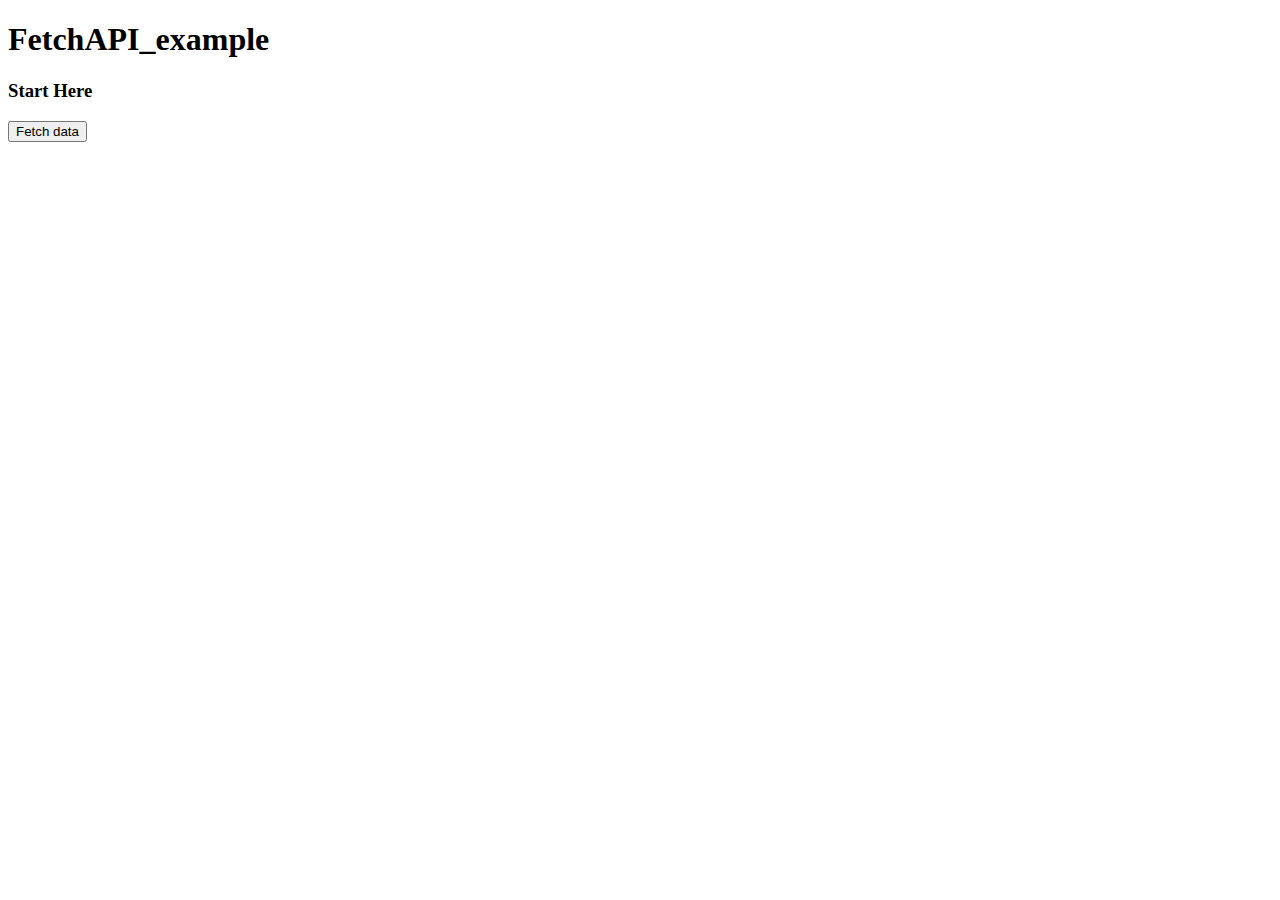
<file: week2/inclass.html>
<!DOCTYPE html>
<html lang="en">

<head>
    <meta charset="UTF-8">
    <meta name="viewport" content="width=device-width, initial-scale=1.0">
    <title>FetchAPI_example</title>
</head>

<body>
    <header>
        <h1>FetchAPI_example</h1>
        <h3>Start Here</h3>
        <button id="fetch-button">Fetch data</button>
    </header>
    <main id="main-content">
    </main>
    <script>
        const triggerButton = document.getElementById('fetch-button')
        const animalButton = document.getElementById('fetchAnimal')



        const mainContent = document.getElementById('main-content')


        const fetchAnimalData = () => {
            const APIkey = "GgxWnTogBneqSrOtHaDzNA==xL0RFHpq9g4TpGNF"
            let animalName = document.getElementById('animalText').value
            fetch('https://api.api-ninjas.com/=/v1/animals?name='+ elephant , {
                method: 'GET',
                headers: {
                    'X-Api-Key': APIkey
                }
            })

                .then(response => response.json())
                .then((data) => {
                    console.log(data)
                    let animal = data[0]
                    let animalHTML = `
                    <h2>${animal.name}</h2>
                    <p>${animal.characteristics.slogan ? animal.characteristics.slogan : 'No slogan available'}</p>
                    <p>Habitat:&{animal.characterstics.habitat?animal.characterestics.habitat: 'No habitat information available'}</p>
                    `
                    mainContent.innerHTML +=animalHTML
                })

        }


        const fetchCocktailData = () => {
            fetch('https://www.thecocktaildb.com/api/json/v1/1/random.php')
                .then(response => response.json())
                .then((data) => appendDrinkData(data))
        }

        const fetchNASAData = (requestDate) => {
            fetch('https://api.nasa.gov/planetary/apod?api_key=tQsmfNCAbodGmRGYaDB3TggLhbVwqn5qF7ofc8QE&date=' + requestDate)
                .then(response => response.json())
                .then((data) => appendNasaData(data))

        }

        const appendDrinkData = (data, logData = true) => {
            if (logData) console.log(data)
            let drinkData = data.drinks[0]
            if (logData) console.log(drinkData)

            let drinkName = drinkData.strDrink
            let drinkInstructions = drinkData.strInstructions
            let drinkIMG = drinkData.strDrinkThumb


            let drinkHTML = `
                <h2>${drinkName}</h2>
                <img src="${drinkIMG}" alt="${drinkName}"/>
                <p>${drinkInstructions}</p>
            `
            mainContent.innerHTML = drinkHTML
            //console.log(new Date(drinkData.dateModified))

            const drinkDate = new Date(drinkData.dateModified)
            const year = drinkDate.getFullYear()
            const month = drinkDate.getMonth() + 1
            const day = drinkDate.getDate()
            const nasaDate = year + '-' + (month < 10 ? '0' + month : month) + '-' + (day < 10 ? '0' + day : day)
            console.log(nasaDate)
            fetchNASAData(nasaDate)

        }

        const appendNasaData = (data) => {
            console.log(data)
            let nasaTitle = data.nasaTitle
            let nasaAuthor = data.coyright ? data.copyright : 'Public Domain'
            let nasaImage = data.hdurl
            //let nasaInstructions = appendNasaData.strInstructions

            let nasaHTML = `
                <h2>${nasaTitle}</h2>
                <h4>by ${nasaAuthor}</h4>
                <img src="${nasaImage}" alt="${nasaTitle}"/>
                
             `
            mainContent.innerHTML += nasaHTML


        }


        triggerButton.addEventListener('click', fetchCocktailData)
        animalButton.addEventListener('click', fetchAnimalData)

    </script>

</body>

</html>
</file>
<file: documentation/css/style.css>
* {
  box-sizing: border-box;
}

html,
body {
  height: 100%;
}

body {
  margin: 0;
  font-family: ui-sans-serif, system-ui, -apple-system, "Segoe UI", Roboto,
    "PingFang SC", "Hiragino Sans GB", "Microsoft YaHei", Arial, sans-serif;
  background: #d8d8d8;
  color: #111;
}

a {
  color: inherit;
}

:root {
  --border: 0.5px solid #000;
  --yellow: rgba(252, 227, 0, 0.92);
  --muted: #555;
  --card-bg: #fff;
}

.wrap {
  max-width: 1120px;
  margin: 0 auto;
  padding: 48px 18px 70px;
}

header {
  display: flex;
  align-items: flex-end;
  justify-content: space-between;
  gap: 24px;
  margin-bottom: 22px;
}

.title {
  display: flex;
  flex-direction: column;
  gap: 10px;
}

h1 {
  margin: 0;
  font-family: "Codystar", Helvetica, Arial, sans-serif;
  font-size: clamp(26px, 2.6vw, 40px);
  letter-spacing: .2px;
  line-height: 1.05;
  font-weight: 700;
}

.subtitle {
  margin: 0;
  color: var(--muted);
  font-size: 14px;
  line-height: 1.7;
  max-width: 70ch;
}

.meta {
  display: flex;
  flex-direction: column;
  align-items: flex-end;
  gap: 10px;
  color: var(--muted);
  font-size: 13px;
  white-space: nowrap;
}

.pill {
  border: var(--border);
  background: var(--yellow);
  padding: 8px 10px;
  border-radius: 999px;
}

/* ===== Assignment layout ===== */
.docLayout {
  display: grid;
  grid-template-columns: 280px 1fr;
  gap: 16px;
  margin-top: 20px;
}

@media (max-width: 980px) {
  .docLayout {
    grid-template-columns: 1fr;
  }

  .meta {
    align-items: flex-start;
  }

  header {
    flex-direction: column;
    align-items: flex-start;
  }
}

.sidebar {
  border: none;
  background: transparent;
  padding: 0;
}

@media (max-width: 980px) {
  .sidebar {
    position: relative;
    top: auto;
  }
}

.sideTitle {
  font-family: "Codystar", Helvetica, Arial, sans-serif;
  font-size: 16px;
  margin: 0 0 10px;
}

.toc {
  list-style: none;
  padding: 0;
  margin: 0;
  display: flex;
  flex-direction: column;
  gap: 8px;
}

.toc a {
  display: flex;
  justify-content: space-between;
  align-items: center;
  text-decoration: none;
  border: var(--border);
  background: rgba(252, 227, 0, 0.92);
  ;
  padding: 10px 10px;
  border-radius: 18px;
}

.toc a:hover {
  background: #f4f4f4;
}

.toc small {
  color: var(--muted);
  font-size: 12px;
}

.main {
  border: var(--border);
  background: #d8d8d8;
  padding: 18px;

}

.section {
  padding: 18px 0;
  border-top: var(--border);
}

.section:first-child {
  padding-top: 0;
  border-top: none;
}

.h2 {
  margin: 0 0 8px;
  font-size: 18px;
  letter-spacing: .2px;
}

.p {
  margin: 0;
  color: #222;
  line-height: 1.8;
  font-size: 14px;
}

.kv {
  margin-top: 12px;
  display: grid;
  grid-template-columns: 140px 1fr;
  gap: 8px 12px;
  font-size: 13px;
  line-height: 1.7;
}

.kv div:nth-child(odd) {
  color: var(--muted);
}

.mediaGrid {
  margin-top: 12px;
  display: grid;
  grid-template-columns: repeat(2, minmax(0, 1fr));
  gap: 10px;
}

@media (max-width: 640px) {
  .mediaGrid {
    grid-template-columns: 1fr;
  }
}

.figure {
  max-width: 800px;
  width: 100%;
  margin: 2em auto;
}

.figure img {
  width: 100%;
  height: auto;
  display: block;
  border: 0.5px solid #000;
}

.figure iframe {
  width: 100%;
  max-width: 100%;
  aspect-ratio: 16 / 9;   /* 关键：保持视频比例 */
  border: none;
  display: block;
}

figcaption {
  font-size: 0.9em;
  color: #555;
  margin-top: 0.5em;
  text-align: center;
}

/* Code block styling */
pre.code-block {
  background-color: rgba(252, 227, 0, 0.92);
  border: 0.5px solid #000;
  padding: 16px;
  overflow-x: auto;            
  margin: 24px 0;
}

pre.code-block code {
  font-family:
    ui-monospace,
    SFMono-Regular,
    Menlo,
    Monaco,
    Consolas,
    "Liberation Mono",
    monospace;

  font-size: 13px;
  line-height: 1.6;
  color: rgba(0, 0, 0, 0.92);
  display: block;
}


/* .code {
  margin-top: 12px;
  border: var(--border);
  background: rgba(252, 227, 0, 0.92);
  padding: 12px;
  overflow: auto;
  font-size: 12px;
  line-height: 1.6;
  font-family: ui-monospace, SFMono-Regular, Menlo, Monaco, Consolas, "Liberation Mono", "Courier New", monospace;
} */

.footer {
  margin-top: 28px;
  color: #666;
  font-size: 13px;
  display: flex;
  justify-content: space-between;
  gap: 12px;
  flex-wrap: wrap;
  border-top: var(--border);
  padding-top: 16px;
}

.link {
  color: #111;
  text-decoration: none;
  border-bottom: 1px dashed #aaa;
}

.link:hover {
  border-bottom-color: #111;
}
</file>
